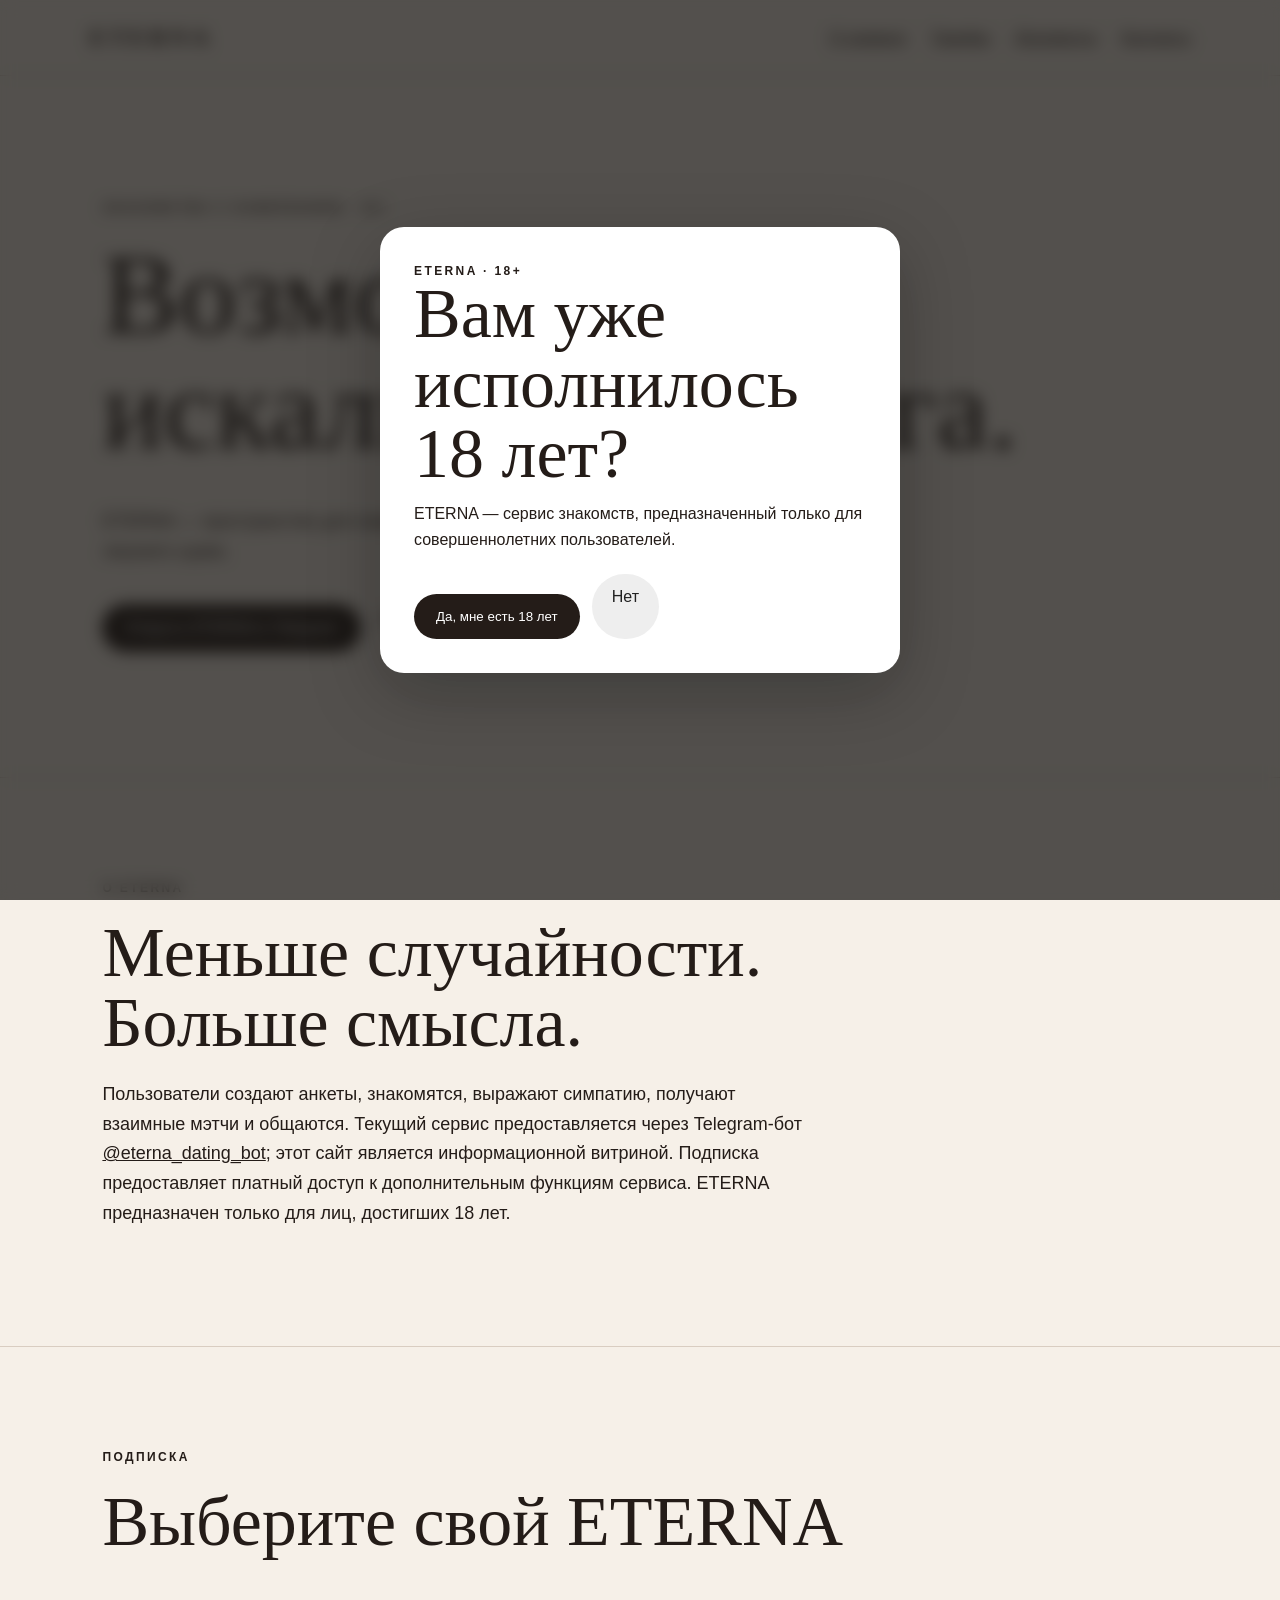
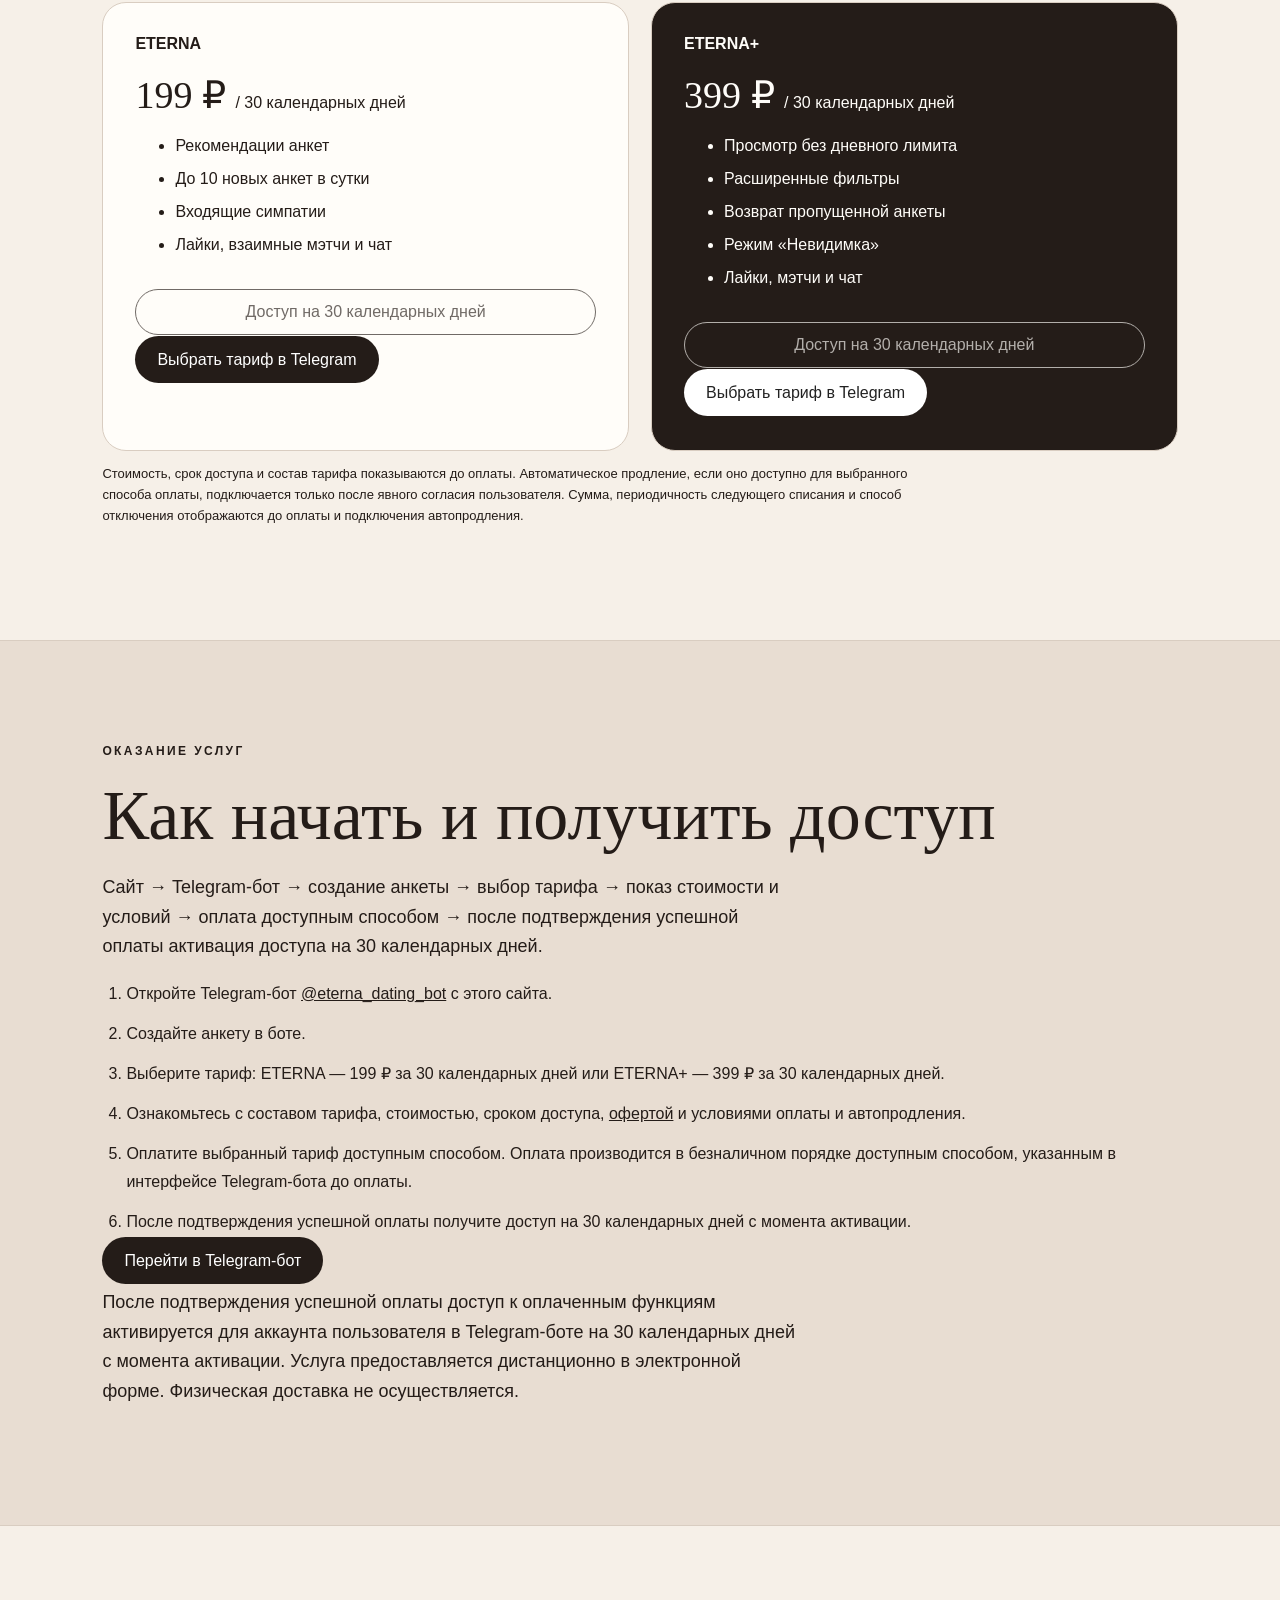
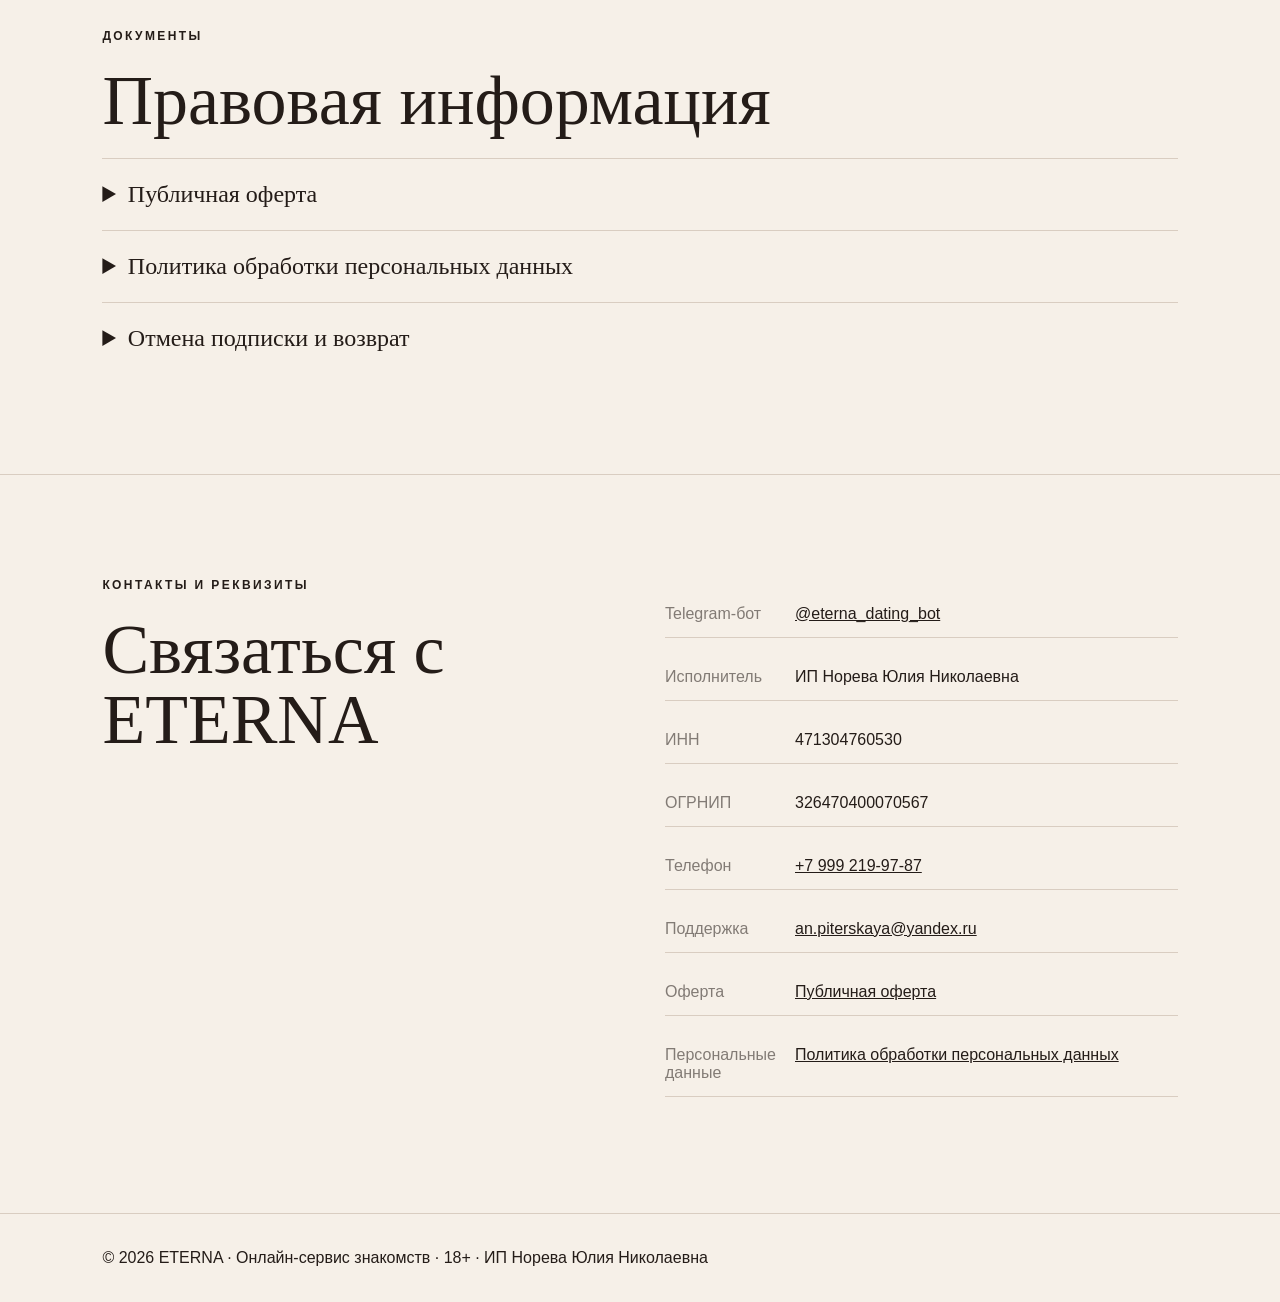
<file: index.html>
<!doctype html>
<html lang="ru">
<head>
<meta charset="utf-8">
<meta name="viewport" content="width=device-width,initial-scale=1">
<title>ETERNA — знакомства с намерением</title>
<meta name="description" content="ETERNA — онлайн-сервис знакомств и общения для совершеннолетних пользователей.">
<link rel="stylesheet" href="style.css">
<style>
.age-gate{position:fixed;inset:0;background:rgba(20,18,17,.72);backdrop-filter:blur(8px);z-index:9999;display:flex;align-items:center;justify-content:center;padding:24px}
.age-card{max-width:520px;width:100%;background:#fff;border-radius:24px;padding:34px;box-shadow:0 20px 70px rgba(0,0,0,.25)}
.age-card h2{margin:0 0 12px}.age-card p{line-height:1.6;margin:0 0 22px}
.age-actions{display:flex;gap:12px;flex-wrap:wrap}.age-actions button,.age-actions a{border:0;cursor:pointer;text-decoration:none}
.age-exit{padding:14px 20px;border-radius:999px;background:#eee;color:#222}
.age-hidden{display:none}
.hero-actions{display:flex;align-items:center;gap:20px;flex-wrap:wrap}.access-steps{padding-left:24px;line-height:1.75}.access-steps li{margin-bottom:12px}.cards h3 i{display:inline-block;font-size:16px}.dark .btn{background:#fff;color:#222}
</style>
</head>
<body>

<div class="age-gate" id="ageGate" role="dialog" aria-modal="true" aria-labelledby="ageTitle">
  <div class="age-card">
    <small>ETERNA · 18+</small>
    <h2 id="ageTitle">Вам уже исполнилось 18 лет?</h2>
    <p>ETERNA — сервис знакомств, предназначенный только для совершеннолетних пользователей.</p>
    <div class="age-actions">
      <button class="btn" type="button" id="ageConfirm">Да, мне есть 18 лет</button>
      <a class="age-exit" href="about:blank">Нет</a>
    </div>
  </div>
</div>

<header>
  <b>ETERNA</b>
  <nav>
    <a href="#about">О сервисе</a>
    <a href="#plans">Тарифы</a>
    <a href="#docs">Документы</a>
    <a href="#contacts">Контакты</a>
  </nav>
</header>

<main>
<section class="hero">
  <small>ЗНАКОМСТВА С НАМЕРЕНИЕМ · 18+</small>
  <h1>Возможно, вы<br>искали друг друга.</h1>
  <p>ETERNA — пространство для знакомств, общения и взаимного выбора без лишнего шума.</p>
  <div class="hero-actions"><a class="btn" href="https://t.me/eterna_dating_bot">Открыть ETERNA в Telegram</a> <a href="#plans">Узнать о подписке</a></div>
</section>

<section id="about">
  <small>О ETERNA</small>
  <h2>Меньше случайности.<br>Больше смысла.</h2>
  <p class="lead">Пользователи создают анкеты, знакомятся, выражают симпатию, получают взаимные мэтчи и общаются. Текущий сервис предоставляется через Telegram-бот <a href="https://t.me/eterna_dating_bot">@eterna_dating_bot</a>; этот сайт является информационной витриной. Подписка предоставляет платный доступ к дополнительным функциям сервиса. ETERNA предназначен только для лиц, достигших 18 лет.</p>
</section>

<section id="plans">
  <small>ПОДПИСКА</small>
  <h2>Выберите свой ETERNA</h2>
  <div class="cards">
    <article>
      <b>ETERNA</b>
      <h3>199 ₽ <i>/ 30 календарных дней</i></h3>
      <ul>
        <li>Рекомендации анкет</li>
        <li>До 10 новых анкет в сутки</li>
        <li>Входящие симпатии</li>
        <li>Лайки, взаимные мэтчи и чат</li>
      </ul>
      <div class="soon">Доступ на 30 календарных дней</div>
<p><a class="btn" href="https://t.me/eterna_dating_bot">Выбрать тариф в Telegram</a></p>
    </article>

    <article class="dark">
      <b>ETERNA+</b>
      <h3>399 ₽ <i>/ 30 календарных дней</i></h3>
      <ul>
        <li>Просмотр без дневного лимита</li>
        <li>Расширенные фильтры</li>
        <li>Возврат пропущенной анкеты</li>
        <li>Режим «Невидимка»</li>
        <li>Лайки, мэтчи и чат</li>
      </ul>
      <div class="soon">Доступ на 30 календарных дней</div>
<p><a class="btn" href="https://t.me/eterna_dating_bot">Выбрать тариф в Telegram</a></p>
    </article>
  </div>
  <p class="note">Стоимость, срок доступа и состав тарифа показываются до оплаты. Автоматическое продление, если оно доступно для выбранного способа оплаты, подключается только после явного согласия пользователя. Сумма, периодичность следующего списания и способ отключения отображаются до оплаты и подключения автопродления.</p>
</section>

<section class="soft" id="how-it-works">
  <small>ОКАЗАНИЕ УСЛУГ</small>
  <h2>Как начать и получить доступ</h2>
  <p class="lead">Сайт → Telegram-бот → создание анкеты → выбор тарифа → показ стоимости и условий → оплата доступным способом → после подтверждения успешной оплаты активация доступа на 30 календарных дней.</p>
  <ol class="access-steps">
    <li>Откройте Telegram-бот <a href="https://t.me/eterna_dating_bot">@eterna_dating_bot</a> с этого сайта.</li>
    <li>Создайте анкету в боте.</li>
    <li>Выберите тариф: ETERNA — 199 ₽ за 30 календарных дней или ETERNA+ — 399 ₽ за 30 календарных дней.</li>
    <li>Ознакомьтесь с составом тарифа, стоимостью, сроком доступа, <a href="offer.html">офертой</a> и условиями оплаты и автопродления.</li>
    <li>Оплатите выбранный тариф доступным способом. Оплата производится в безналичном порядке доступным способом, указанным в интерфейсе Telegram-бота до оплаты.</li>
    <li>После подтверждения успешной оплаты получите доступ на 30 календарных дней с момента активации.</li>
  </ol>
  <p><a class="btn" href="https://t.me/eterna_dating_bot">Перейти в Telegram-бот</a></p>
  <p class="lead">После подтверждения успешной оплаты доступ к оплаченным функциям активируется для аккаунта пользователя в Telegram-боте на 30 календарных дней с момента активации. Услуга предоставляется дистанционно в электронной форме. Физическая доставка не осуществляется.</p>
</section>

<section id="docs">
  <small>ДОКУМЕНТЫ</small>
  <h2>Правовая информация</h2>

  <details>
    <summary>Публичная оферта</summary>
    <div class="legal">
      <p>Условия предоставления платного доступа к дополнительным функциям ETERNA, порядок оплаты, отмены подписки и возврата денежных средств закреплены в публичной оферте.</p>
      <p><a class="btn" href="offer.html">Открыть публичную оферту</a></p>
    </div>
  </details>

  <details>
    <summary>Политика обработки персональных данных</summary>
    <div class="legal">
      <p>Политика определяет порядок обработки и защиты персональных данных пользователей онлайн-сервиса ETERNA.</p>
      <p>Оператор персональных данных: ИП Норева Юлия Николаевна, ИНН 471304760530.</p>
      <p><a class="btn" href="privacy.html">Открыть политику обработки персональных данных</a></p>
    </div>
  </details>

  <details>
    <summary>Отмена подписки и возврат</summary>
    <div class="legal">
      <p>Для отключения последующих списаний пользователь может использовать предусмотренный в сервисе способ отмены либо обратиться в поддержку ETERNA: <a href="mailto:an.piterskaya@yandex.ru">an.piterskaya@yandex.ru</a>.</p>
      <p>После отключения автоматического продления уже оплаченный доступ сохраняется до окончания оплаченного периода.</p>
      <p>Требование о возврате денежных средств можно направить на адрес поддержки с информацией, позволяющей идентифицировать пользователя и соответствующий платеж.</p>
      <p>Возврат осуществляется в случаях и порядке, предусмотренных законодательством Российской Федерации, с учетом фактически оказанных услуг. Подробные условия содержатся в <a href="offer.html">публичной оферте</a>.</p>
    </div>
  </details>
</section>

<section id="contacts" class="contact">
  <div><small>КОНТАКТЫ И РЕКВИЗИТЫ</small><h2>Связаться с ETERNA</h2></div>
  <div class="info">
    <p><span>Telegram-бот</span><a href="https://t.me/eterna_dating_bot">@eterna_dating_bot</a></p>
    <p><span>Исполнитель</span>ИП Норева Юлия Николаевна</p>
    <p><span>ИНН</span>471304760530</p>
    <p><span>ОГРНИП</span>326470400070567</p>
    <p><span>Телефон</span><a href="tel:+79992199787">+7 999 219-97-87</a></p>
    <p><span>Поддержка</span><a href="mailto:an.piterskaya@yandex.ru">an.piterskaya@yandex.ru</a></p>
    <p><span>Оферта</span><a href="offer.html">Публичная оферта</a></p>
    <p><span>Персональные данные</span><a href="privacy.html">Политика обработки персональных данных</a></p>
  </div>
</section>
</main>

<footer>© 2026 ETERNA · Онлайн-сервис знакомств · 18+ · ИП Норева Юлия Николаевна</footer>

<script>
(function () {
  var gate = document.getElementById('ageGate');
  var confirm = document.getElementById('ageConfirm');
  try {
    if (localStorage.getItem('eterna_age_confirmed') === 'yes') gate.classList.add('age-hidden');
  } catch (e) {}
  confirm.addEventListener('click', function () {
    try { localStorage.setItem('eterna_age_confirmed', 'yes'); } catch (e) {}
    gate.classList.add('age-hidden');
  });
})();
</script>
</body>
</html>
</file>
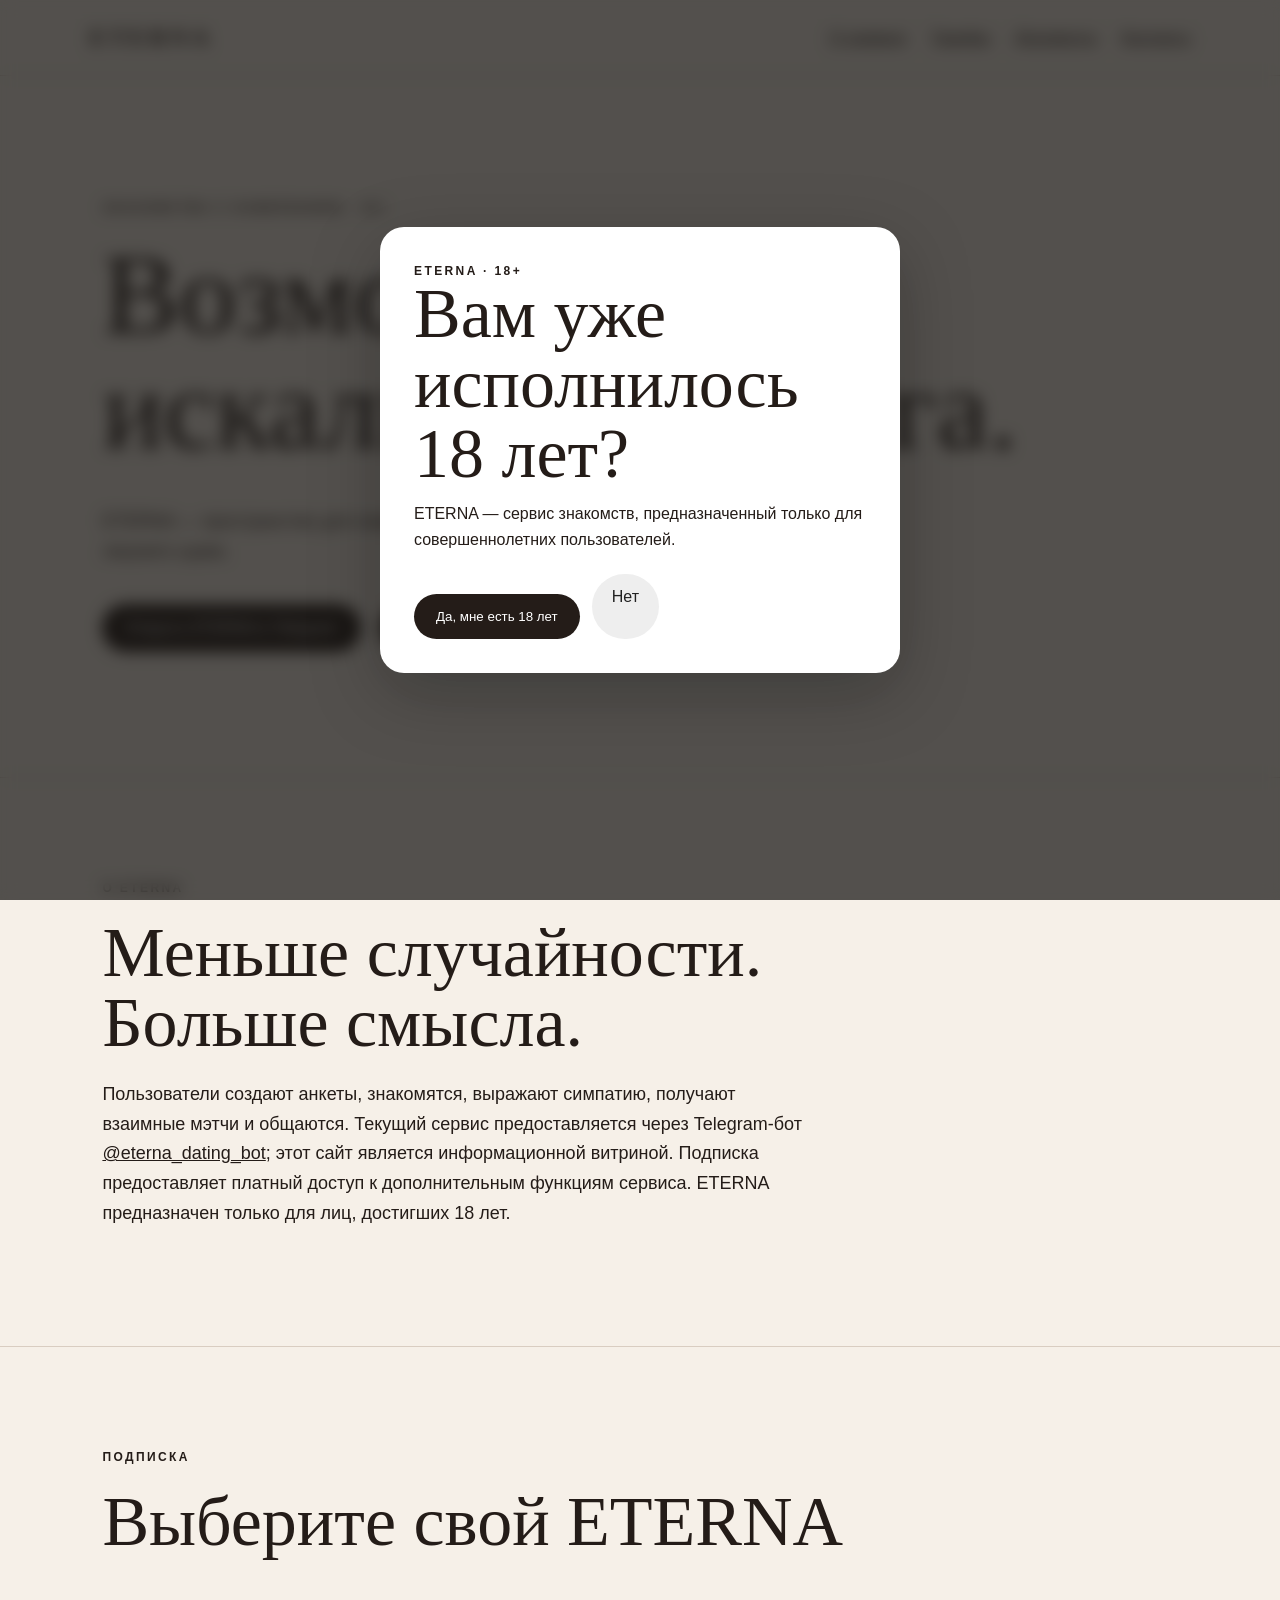
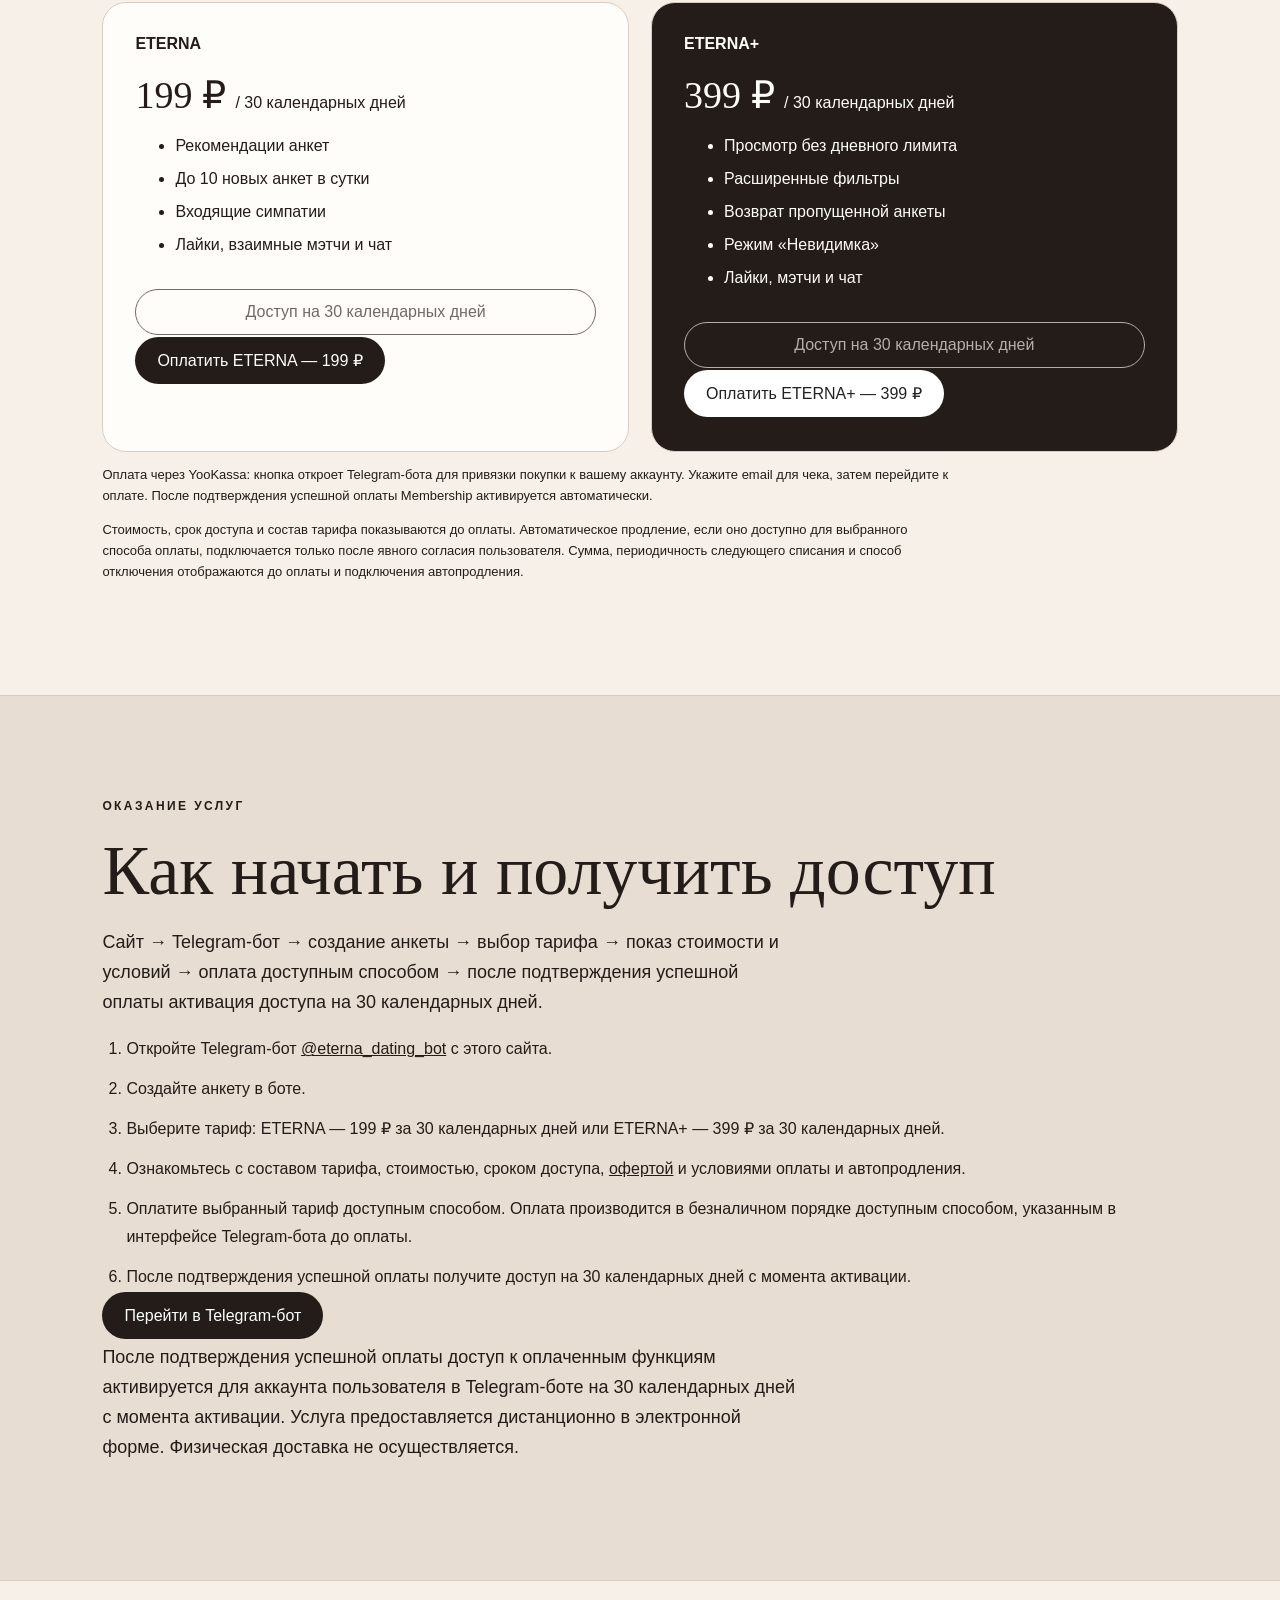
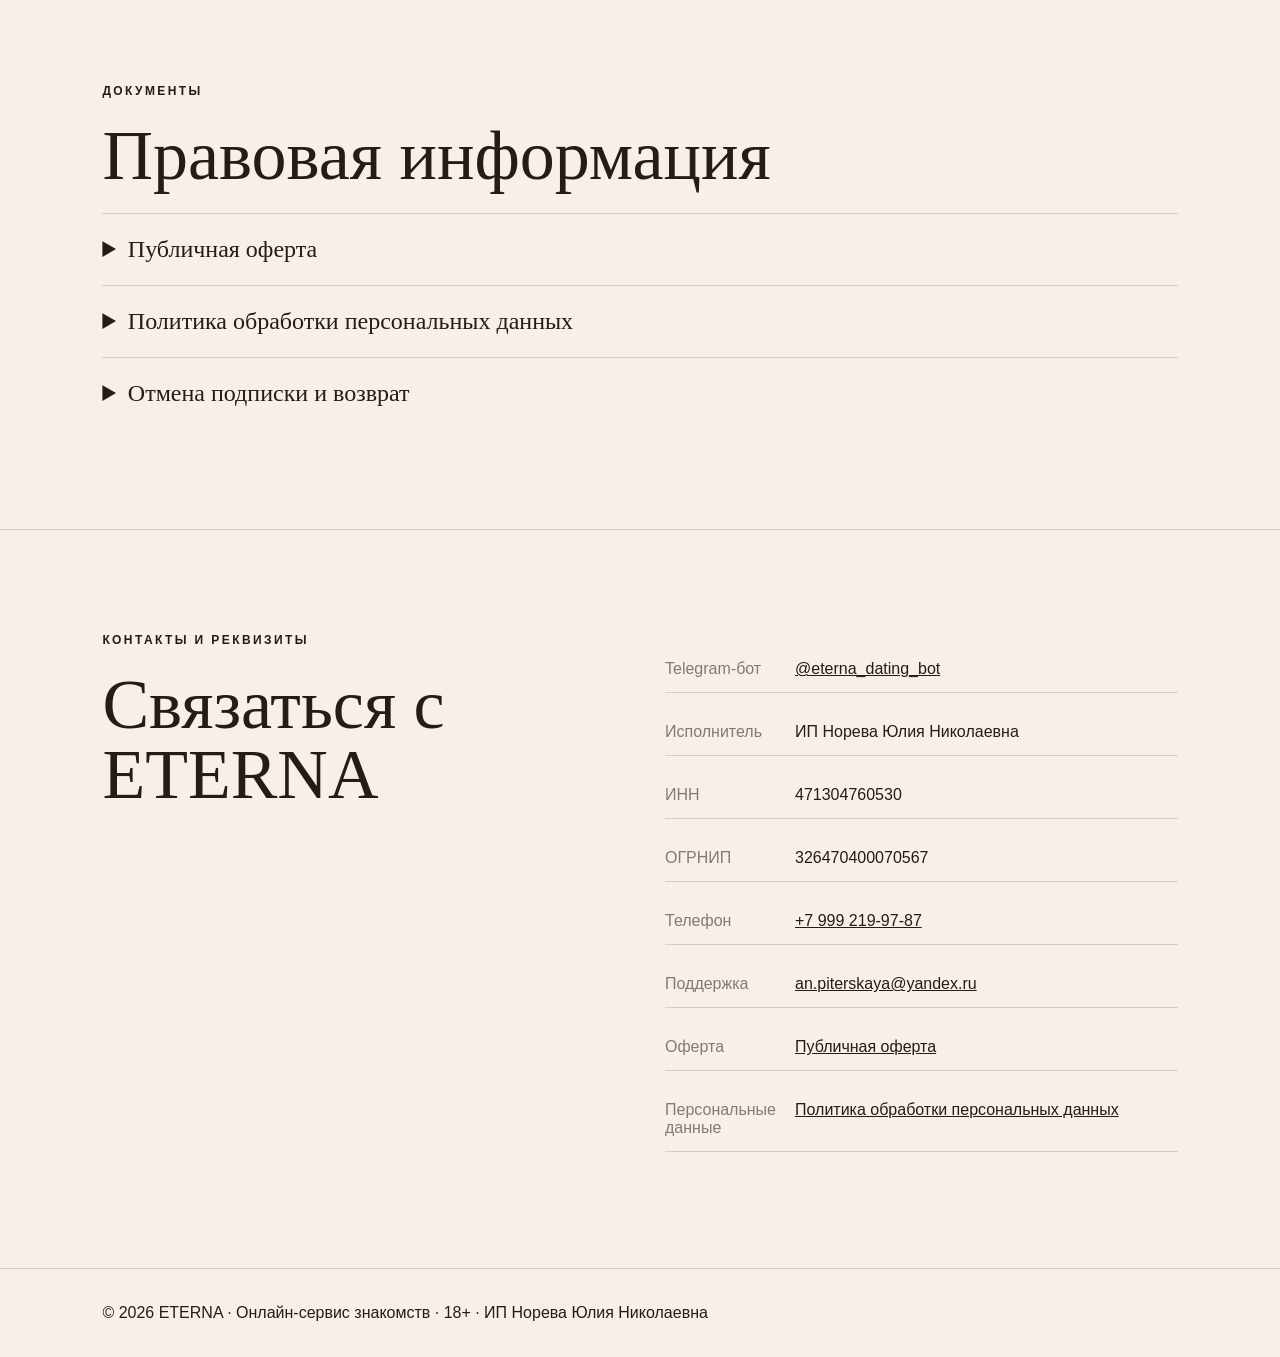
<file: ETERNA — знакомства с намерением.html>
<!doctype html>
<html lang="ru">
<head>
<meta charset="utf-8">
<meta name="viewport" content="width=device-width,initial-scale=1">
<title>ETERNA — знакомства с намерением</title>
<meta name="description" content="ETERNA — онлайн-сервис знакомств и общения для совершеннолетних пользователей.">
<link rel="stylesheet" href="style.css">
<style>
.age-gate{position:fixed;inset:0;background:rgba(20,18,17,.72);backdrop-filter:blur(8px);z-index:9999;display:flex;align-items:center;justify-content:center;padding:24px}
.age-card{max-width:520px;width:100%;background:#fff;border-radius:24px;padding:34px;box-shadow:0 20px 70px rgba(0,0,0,.25)}
.age-card h2{margin:0 0 12px}.age-card p{line-height:1.6;margin:0 0 22px}
.age-actions{display:flex;gap:12px;flex-wrap:wrap}.age-actions button,.age-actions a{border:0;cursor:pointer;text-decoration:none}
.age-exit{padding:14px 20px;border-radius:999px;background:#eee;color:#222}
.age-hidden{display:none}
.hero-actions{display:flex;align-items:center;gap:20px;flex-wrap:wrap}.access-steps{padding-left:24px;line-height:1.75}.access-steps li{margin-bottom:12px}.cards h3 i{display:inline-block;font-size:16px}.dark .btn{background:#fff;color:#222}
</style>
</head>
<body>

<div class="age-gate" id="ageGate" role="dialog" aria-modal="true" aria-labelledby="ageTitle">
  <div class="age-card">
    <small>ETERNA · 18+</small>
    <h2 id="ageTitle">Вам уже исполнилось 18 лет?</h2>
    <p>ETERNA — сервис знакомств, предназначенный только для совершеннолетних пользователей.</p>
    <div class="age-actions">
      <button class="btn" type="button" id="ageConfirm">Да, мне есть 18 лет</button>
      <a class="age-exit" href="about:blank">Нет</a>
    </div>
  </div>
</div>

<header>
  <b>ETERNA</b>
  <nav>
    <a href="#about">О сервисе</a>
    <a href="#plans">Тарифы</a>
    <a href="#docs">Документы</a>
    <a href="#contacts">Контакты</a>
  </nav>
</header>

<main>
<section class="hero">
  <small>ЗНАКОМСТВА С НАМЕРЕНИЕМ · 18+</small>
  <h1>Возможно, вы<br>искали друг друга.</h1>
  <p>ETERNA — пространство для знакомств, общения и взаимного выбора без лишнего шума.</p>
  <div class="hero-actions"><a class="btn" href="https://t.me/eterna_dating_bot">Открыть ETERNA в Telegram</a> <a class="btn" href="#plans">Оплатить Membership</a></div>
</section>

<section id="about">
  <small>О ETERNA</small>
  <h2>Меньше случайности.<br>Больше смысла.</h2>
  <p class="lead">Пользователи создают анкеты, знакомятся, выражают симпатию, получают взаимные мэтчи и общаются. Текущий сервис предоставляется через Telegram-бот <a href="https://t.me/eterna_dating_bot">@eterna_dating_bot</a>; этот сайт является информационной витриной. Подписка предоставляет платный доступ к дополнительным функциям сервиса. ETERNA предназначен только для лиц, достигших 18 лет.</p>
</section>

<section id="plans">
  <small>ПОДПИСКА</small>
  <h2>Выберите свой ETERNA</h2>
  <div class="cards">
    <article>
      <b>ETERNA</b>
      <h3>199 ₽ <i>/ 30 календарных дней</i></h3>
      <ul>
        <li>Рекомендации анкет</li>
        <li>До 10 новых анкет в сутки</li>
        <li>Входящие симпатии</li>
        <li>Лайки, взаимные мэтчи и чат</li>
      </ul>
      <div class="soon">Доступ на 30 календарных дней</div>
<p><a class="btn" href="https://t.me/eterna_dating_bot?start=buy_eterna">Оплатить ETERNA — 199 ₽</a></p>
    </article>

    <article class="dark">
      <b>ETERNA+</b>
      <h3>399 ₽ <i>/ 30 календарных дней</i></h3>
      <ul>
        <li>Просмотр без дневного лимита</li>
        <li>Расширенные фильтры</li>
        <li>Возврат пропущенной анкеты</li>
        <li>Режим «Невидимка»</li>
        <li>Лайки, мэтчи и чат</li>
      </ul>
      <div class="soon">Доступ на 30 календарных дней</div>
<p><a class="btn" href="https://t.me/eterna_dating_bot?start=buy_eterna_plus">Оплатить ETERNA+ — 399 ₽</a></p>
    </article>
  </div>
  <p class="note">Оплата через YooKassa: кнопка откроет Telegram-бота для привязки покупки к вашему аккаунту. Укажите email для чека, затем перейдите к оплате. После подтверждения успешной оплаты Membership активируется автоматически.</p>
  <p class="note">Стоимость, срок доступа и состав тарифа показываются до оплаты. Автоматическое продление, если оно доступно для выбранного способа оплаты, подключается только после явного согласия пользователя. Сумма, периодичность следующего списания и способ отключения отображаются до оплаты и подключения автопродления.</p>
</section>

<section class="soft" id="how-it-works">
  <small>ОКАЗАНИЕ УСЛУГ</small>
  <h2>Как начать и получить доступ</h2>
  <p class="lead">Сайт → Telegram-бот → создание анкеты → выбор тарифа → показ стоимости и условий → оплата доступным способом → после подтверждения успешной оплаты активация доступа на 30 календарных дней.</p>
  <ol class="access-steps">
    <li>Откройте Telegram-бот <a href="https://t.me/eterna_dating_bot">@eterna_dating_bot</a> с этого сайта.</li>
    <li>Создайте анкету в боте.</li>
    <li>Выберите тариф: ETERNA — 199 ₽ за 30 календарных дней или ETERNA+ — 399 ₽ за 30 календарных дней.</li>
    <li>Ознакомьтесь с составом тарифа, стоимостью, сроком доступа, <a href="offer.html">офертой</a> и условиями оплаты и автопродления.</li>
    <li>Оплатите выбранный тариф доступным способом. Оплата производится в безналичном порядке доступным способом, указанным в интерфейсе Telegram-бота до оплаты.</li>
    <li>После подтверждения успешной оплаты получите доступ на 30 календарных дней с момента активации.</li>
  </ol>
  <p><a class="btn" href="https://t.me/eterna_dating_bot">Перейти в Telegram-бот</a></p>
  <p class="lead">После подтверждения успешной оплаты доступ к оплаченным функциям активируется для аккаунта пользователя в Telegram-боте на 30 календарных дней с момента активации. Услуга предоставляется дистанционно в электронной форме. Физическая доставка не осуществляется.</p>
</section>

<section id="docs">
  <small>ДОКУМЕНТЫ</small>
  <h2>Правовая информация</h2>

  <details>
    <summary>Публичная оферта</summary>
    <div class="legal">
      <p>Условия предоставления платного доступа к дополнительным функциям ETERNA, порядок оплаты, отмены подписки и возврата денежных средств закреплены в публичной оферте.</p>
      <p><a class="btn" href="offer.html">Открыть публичную оферту</a></p>
    </div>
  </details>

  <details>
    <summary>Политика обработки персональных данных</summary>
    <div class="legal">
      <p>Политика определяет порядок обработки и защиты персональных данных пользователей онлайн-сервиса ETERNA.</p>
      <p>Оператор персональных данных: ИП Норева Юлия Николаевна, ИНН 471304760530.</p>
      <p><a class="btn" href="privacy.html">Открыть политику обработки персональных данных</a></p>
    </div>
  </details>

  <details>
    <summary>Отмена подписки и возврат</summary>
    <div class="legal">
      <p>Для отключения последующих списаний пользователь может использовать предусмотренный в сервисе способ отмены либо обратиться в поддержку ETERNA: <a href="mailto:an.piterskaya@yandex.ru">an.piterskaya@yandex.ru</a>.</p>
      <p>После отключения автоматического продления уже оплаченный доступ сохраняется до окончания оплаченного периода.</p>
      <p>Требование о возврате денежных средств можно направить на адрес поддержки с информацией, позволяющей идентифицировать пользователя и соответствующий платеж.</p>
      <p>Возврат осуществляется в случаях и порядке, предусмотренных законодательством Российской Федерации, с учетом фактически оказанных услуг. Подробные условия содержатся в <a href="offer.html">публичной оферте</a>.</p>
    </div>
  </details>
</section>

<section id="contacts" class="contact">
  <div><small>КОНТАКТЫ И РЕКВИЗИТЫ</small><h2>Связаться с ETERNA</h2></div>
  <div class="info">
    <p><span>Telegram-бот</span><a href="https://t.me/eterna_dating_bot">@eterna_dating_bot</a></p>
    <p><span>Исполнитель</span>ИП Норева Юлия Николаевна</p>
    <p><span>ИНН</span>471304760530</p>
    <p><span>ОГРНИП</span>326470400070567</p>
    <p><span>Телефон</span><a href="tel:+79992199787">+7 999 219-97-87</a></p>
    <p><span>Поддержка</span><a href="mailto:an.piterskaya@yandex.ru">an.piterskaya@yandex.ru</a></p>
    <p><span>Оферта</span><a href="offer.html">Публичная оферта</a></p>
    <p><span>Персональные данные</span><a href="privacy.html">Политика обработки персональных данных</a></p>
  </div>
</section>
</main>

<footer>© 2026 ETERNA · Онлайн-сервис знакомств · 18+ · ИП Норева Юлия Николаевна</footer>

<script>
(function () {
  var gate = document.getElementById('ageGate');
  var confirm = document.getElementById('ageConfirm');
  try {
    if (localStorage.getItem('eterna_age_confirmed') === 'yes') gate.classList.add('age-hidden');
  } catch (e) {}
  confirm.addEventListener('click', function () {
    try { localStorage.setItem('eterna_age_confirmed', 'yes'); } catch (e) {}
    gate.classList.add('age-hidden');
  });
})();
</script>
</body>
</html>
</file>
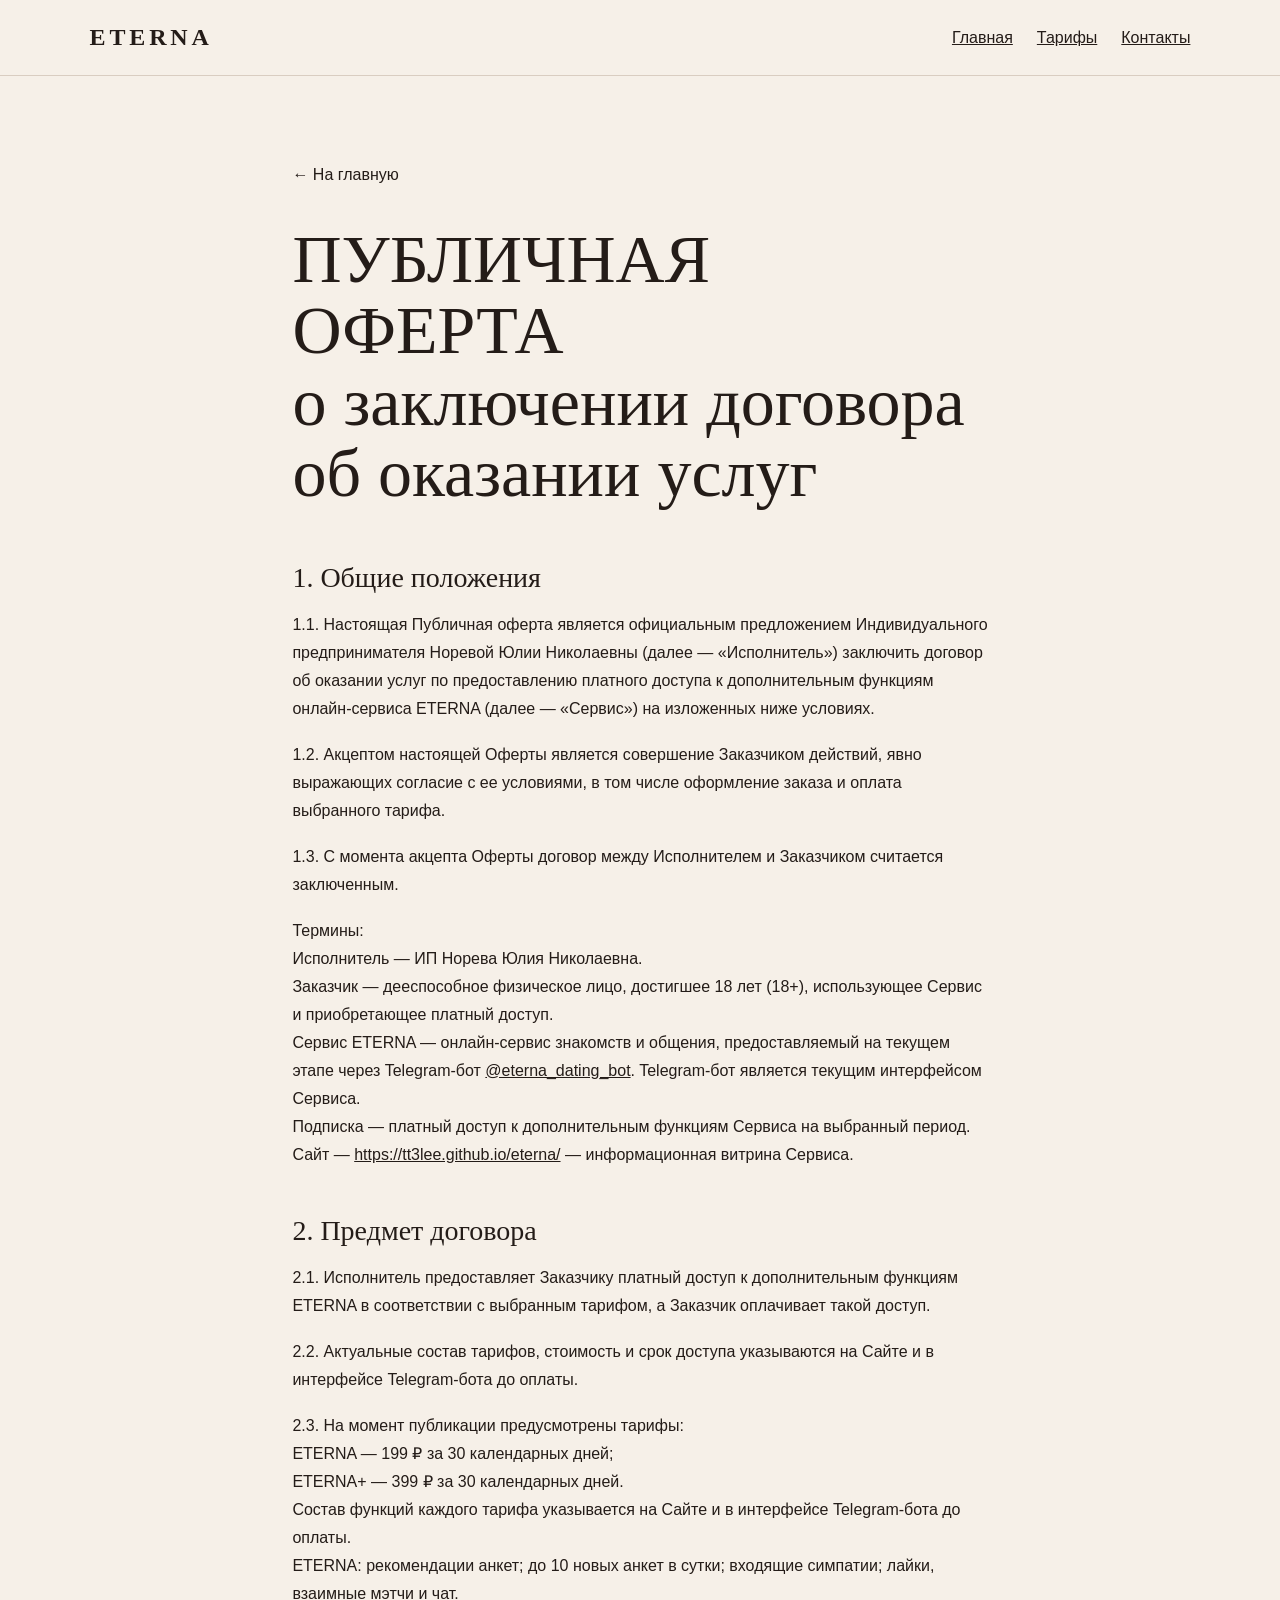
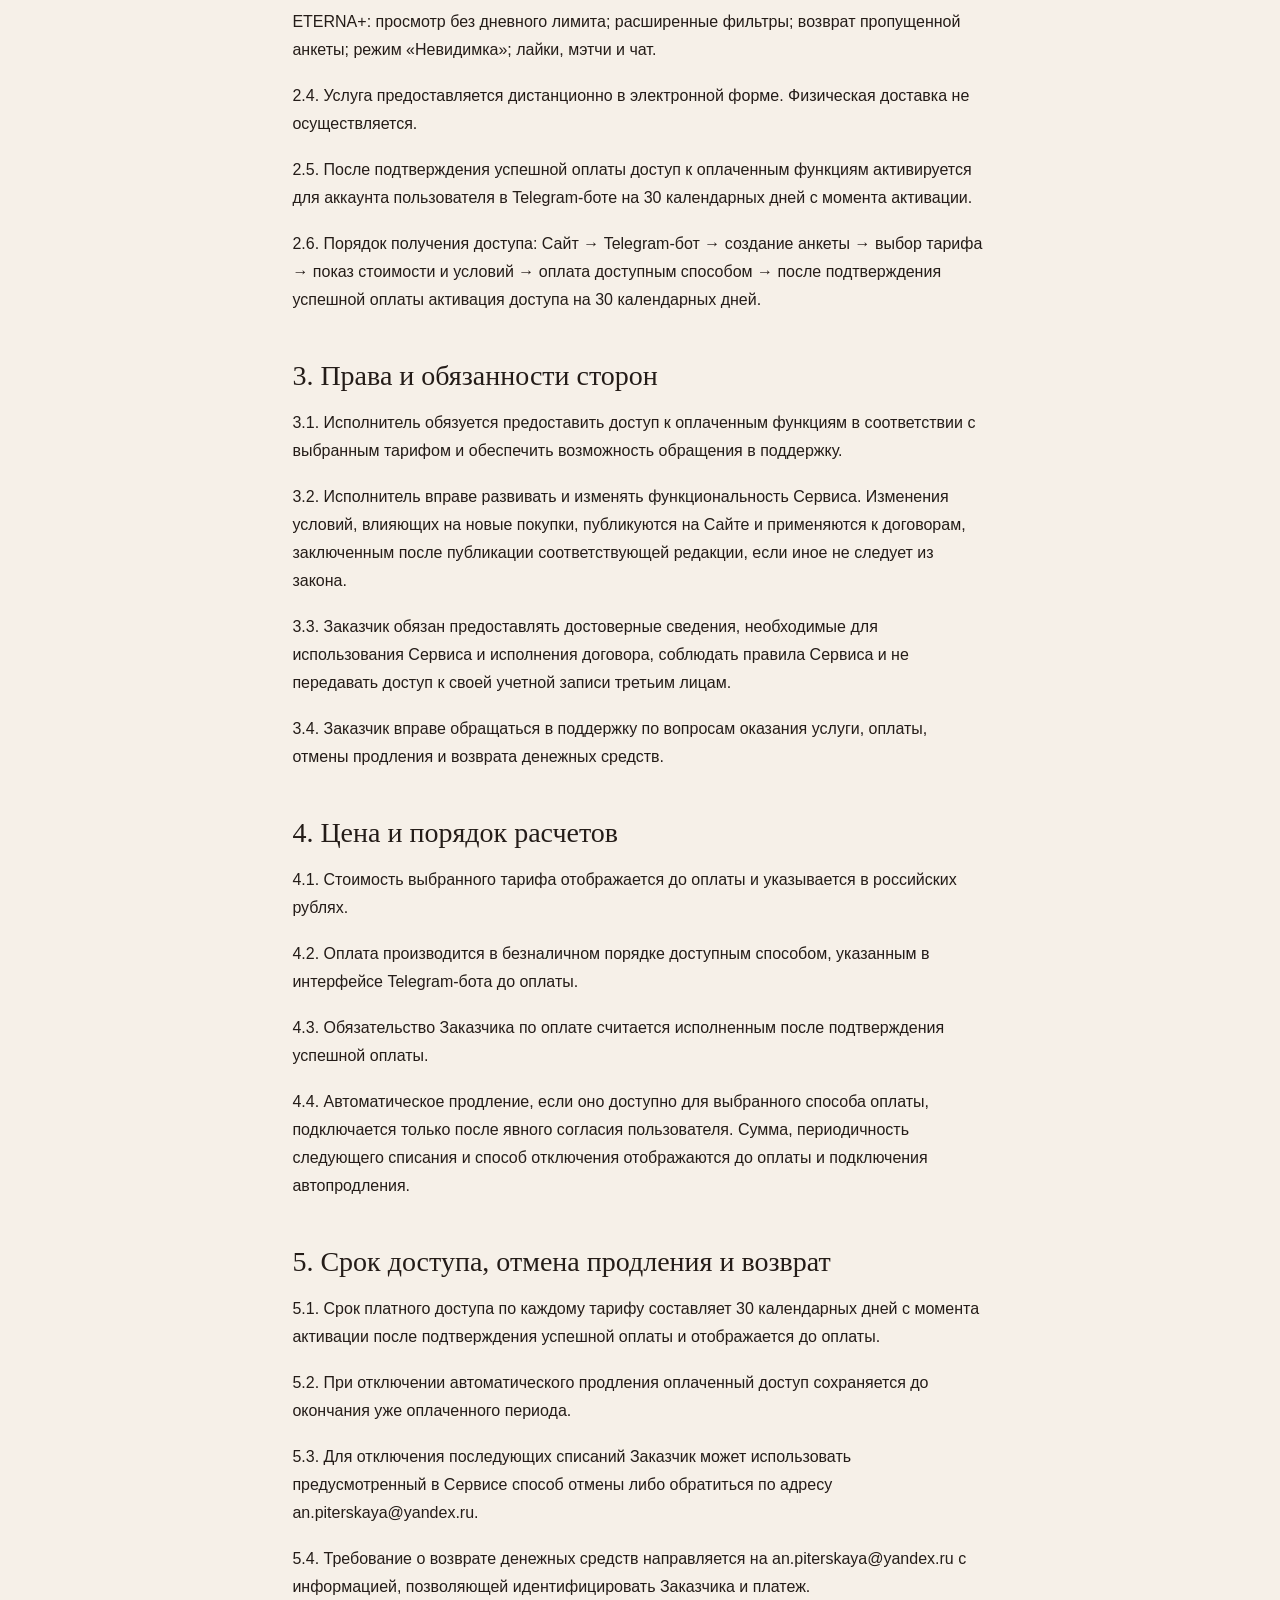
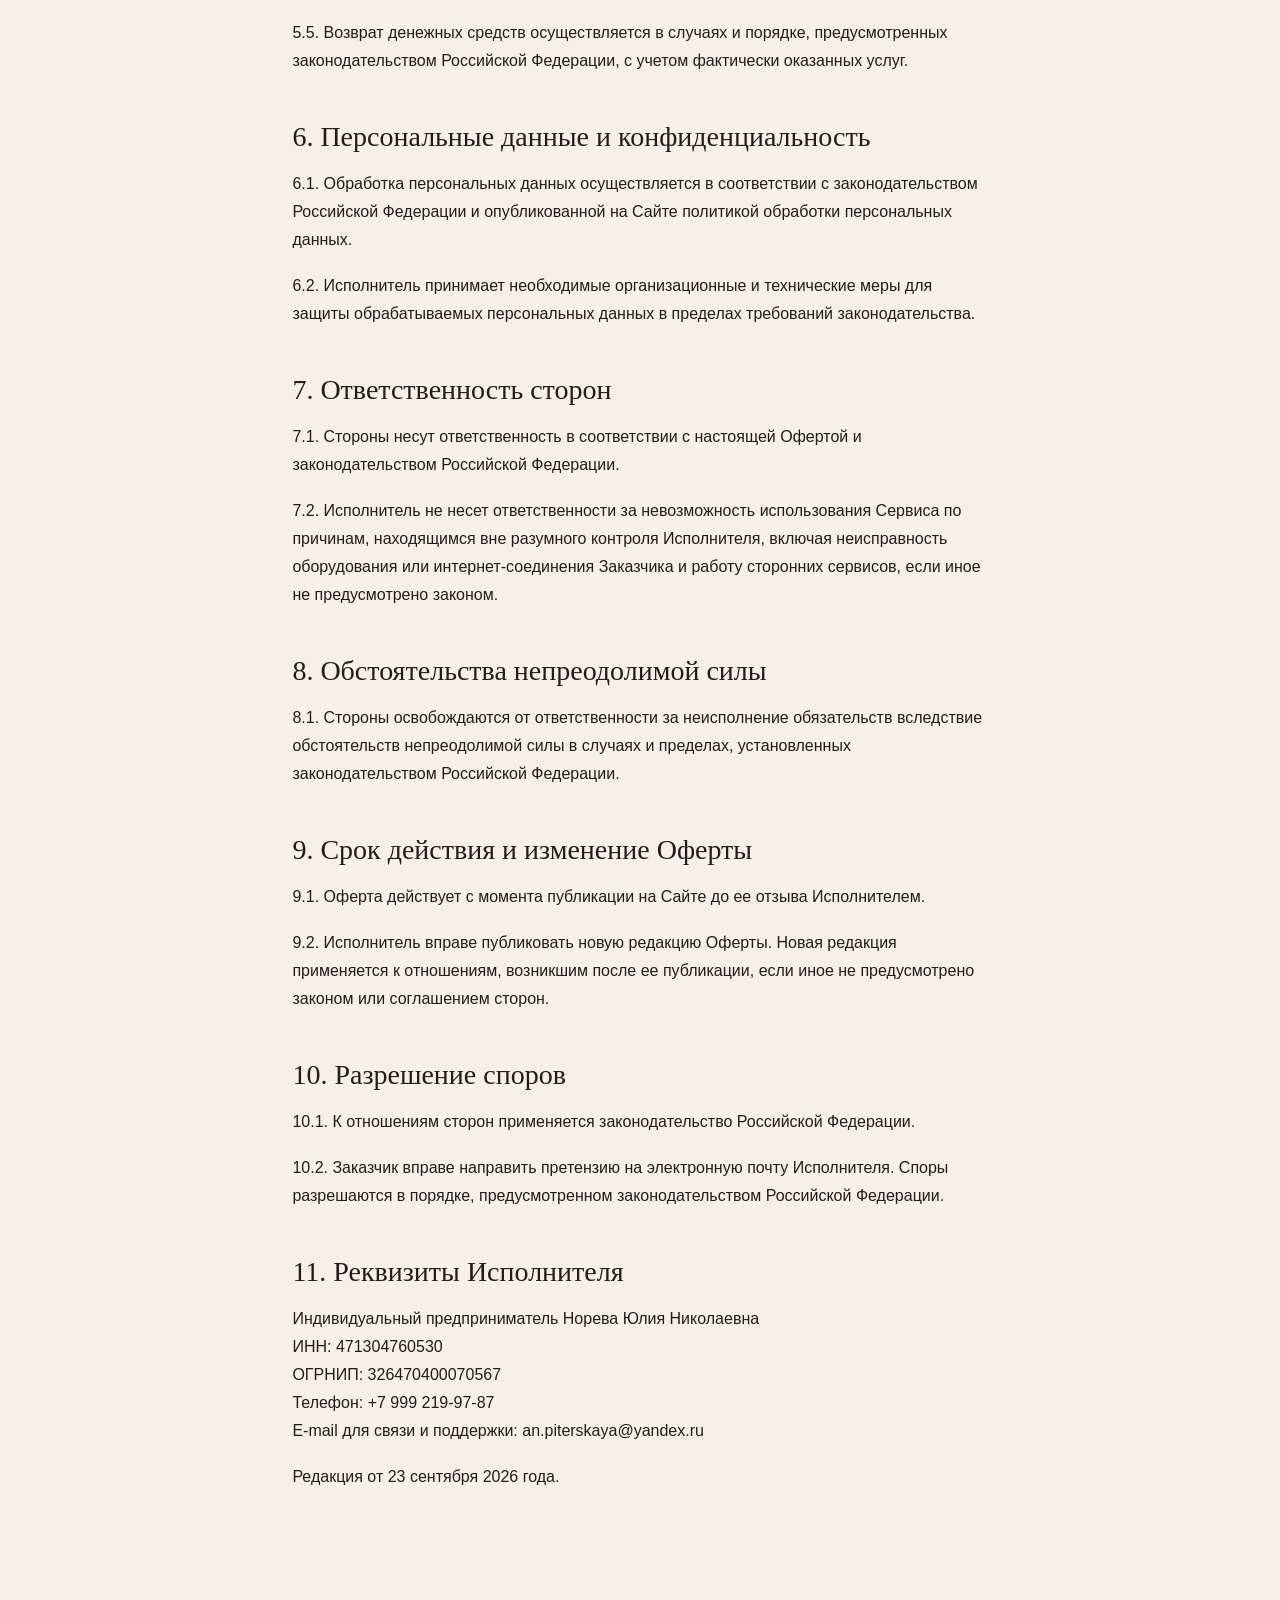
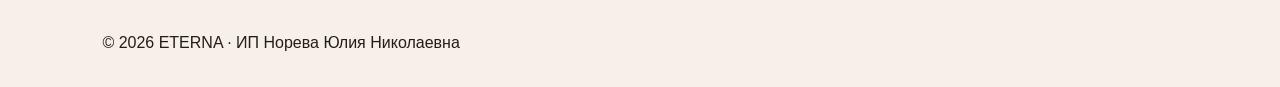
<file: offer.html>
<!doctype html><html lang="ru"><head><meta charset="utf-8"><meta name="viewport" content="width=device-width,initial-scale=1"><title>Публичная оферта — ETERNA</title><link rel="stylesheet" href="style.css"><style>
.offer{max-width:900px;margin:auto;padding:90px 8vw}.offer .title{font:400 clamp(38px,6vw,68px) Georgia,serif;line-height:1.05;margin-bottom:50px}.offer h2{font:400 28px Georgia,serif;line-height:1.25;margin:44px 0 16px}.offer p{line-height:1.75;margin:0 0 18px}.back{display:inline-block;margin-bottom:40px;text-decoration:none}@media(max-width:700px){.offer{padding:60px 6vw}}</style></head><body><header><b>ETERNA</b><nav><a href="index.html">Главная</a><a href="index.html#plans">Тарифы</a><a href="index.html#contacts">Контакты</a></nav></header><main class="offer"><a class="back" href="index.html">← На главную</a><div class="title">ПУБЛИЧНАЯ ОФЕРТА<br>о заключении договора об оказании услуг</div>
<h2>1. Общие положения</h2>
<p>1.1. Настоящая Публичная оферта является официальным предложением Индивидуального предпринимателя Норевой Юлии Николаевны (далее — «Исполнитель») заключить договор об оказании услуг по предоставлению платного доступа к дополнительным функциям онлайн-сервиса ETERNA (далее — «Сервис») на изложенных ниже условиях.</p>
<p>1.2. Акцептом настоящей Оферты является совершение Заказчиком действий, явно выражающих согласие с ее условиями, в том числе оформление заказа и оплата выбранного тарифа.</p>
<p>1.3. С момента акцепта Оферты договор между Исполнителем и Заказчиком считается заключенным.</p>
<p>Термины:<br>Исполнитель — ИП Норева Юлия Николаевна.<br>Заказчик — дееспособное физическое лицо, достигшее 18 лет (18+), использующее Сервис и приобретающее платный доступ.<br>Сервис ETERNA — онлайн-сервис знакомств и общения, предоставляемый на текущем этапе через Telegram-бот <a href="https://t.me/eterna_dating_bot">@eterna_dating_bot</a>. Telegram-бот является текущим интерфейсом Сервиса.<br>Подписка — платный доступ к дополнительным функциям Сервиса на выбранный период.<br>Сайт — <a href="https://tt3lee.github.io/eterna/">https://tt3lee.github.io/eterna/</a> — информационная витрина Сервиса.</p>
<h2>2. Предмет договора</h2>
<p>2.1. Исполнитель предоставляет Заказчику платный доступ к дополнительным функциям ETERNA в соответствии с выбранным тарифом, а Заказчик оплачивает такой доступ.</p>
<p>2.2. Актуальные состав тарифов, стоимость и срок доступа указываются на Сайте и в интерфейсе Telegram-бота до оплаты.</p>
<p>2.3. На момент публикации предусмотрены тарифы:<br>ETERNA — 199 ₽ за 30 календарных дней;<br>ETERNA+ — 399 ₽ за 30 календарных дней.<br>Состав функций каждого тарифа указывается на Сайте и в интерфейсе Telegram-бота до оплаты.<br>ETERNA: рекомендации анкет; до 10 новых анкет в сутки; входящие симпатии; лайки, взаимные мэтчи и чат.<br>ETERNA+: просмотр без дневного лимита; расширенные фильтры; возврат пропущенной анкеты; режим «Невидимка»; лайки, мэтчи и чат.</p>
<p>2.4. Услуга предоставляется дистанционно в электронной форме. Физическая доставка не осуществляется.</p>
<p>2.5. После подтверждения успешной оплаты доступ к оплаченным функциям активируется для аккаунта пользователя в Telegram-боте на 30 календарных дней с момента активации.</p>
<p>2.6. Порядок получения доступа: Сайт → Telegram-бот → создание анкеты → выбор тарифа → показ стоимости и условий → оплата доступным способом → после подтверждения успешной оплаты активация доступа на 30 календарных дней.</p>
<h2>3. Права и обязанности сторон</h2>
<p>3.1. Исполнитель обязуется предоставить доступ к оплаченным функциям в соответствии с выбранным тарифом и обеспечить возможность обращения в поддержку.</p>
<p>3.2. Исполнитель вправе развивать и изменять функциональность Сервиса. Изменения условий, влияющих на новые покупки, публикуются на Сайте и применяются к договорам, заключенным после публикации соответствующей редакции, если иное не следует из закона.</p>
<p>3.3. Заказчик обязан предоставлять достоверные сведения, необходимые для использования Сервиса и исполнения договора, соблюдать правила Сервиса и не передавать доступ к своей учетной записи третьим лицам.</p>
<p>3.4. Заказчик вправе обращаться в поддержку по вопросам оказания услуги, оплаты, отмены продления и возврата денежных средств.</p>
<h2>4. Цена и порядок расчетов</h2>
<p>4.1. Стоимость выбранного тарифа отображается до оплаты и указывается в российских рублях.</p>
<p>4.2. Оплата производится в безналичном порядке доступным способом, указанным в интерфейсе Telegram-бота до оплаты.</p>
<p>4.3. Обязательство Заказчика по оплате считается исполненным после подтверждения успешной оплаты.</p>
<p>4.4. Автоматическое продление, если оно доступно для выбранного способа оплаты, подключается только после явного согласия пользователя. Сумма, периодичность следующего списания и способ отключения отображаются до оплаты и подключения автопродления.</p>
<h2>5. Срок доступа, отмена продления и возврат</h2>
<p>5.1. Срок платного доступа по каждому тарифу составляет 30 календарных дней с момента активации после подтверждения успешной оплаты и отображается до оплаты.</p>
<p>5.2. При отключении автоматического продления оплаченный доступ сохраняется до окончания уже оплаченного периода.</p>
<p>5.3. Для отключения последующих списаний Заказчик может использовать предусмотренный в Сервисе способ отмены либо обратиться по адресу an.piterskaya@yandex.ru.</p>
<p>5.4. Требование о возврате денежных средств направляется на an.piterskaya@yandex.ru с информацией, позволяющей идентифицировать Заказчика и платеж.</p>
<p>5.5. Возврат денежных средств осуществляется в случаях и порядке, предусмотренных законодательством Российской Федерации, с учетом фактически оказанных услуг.</p>
<h2>6. Персональные данные и конфиденциальность</h2>
<p>6.1. Обработка персональных данных осуществляется в соответствии с законодательством Российской Федерации и опубликованной на Сайте политикой обработки персональных данных.</p>
<p>6.2. Исполнитель принимает необходимые организационные и технические меры для защиты обрабатываемых персональных данных в пределах требований законодательства.</p>
<h2>7. Ответственность сторон</h2>
<p>7.1. Стороны несут ответственность в соответствии с настоящей Офертой и законодательством Российской Федерации.</p>
<p>7.2. Исполнитель не несет ответственности за невозможность использования Сервиса по причинам, находящимся вне разумного контроля Исполнителя, включая неисправность оборудования или интернет-соединения Заказчика и работу сторонних сервисов, если иное не предусмотрено законом.</p>
<h2>8. Обстоятельства непреодолимой силы</h2>
<p>8.1. Стороны освобождаются от ответственности за неисполнение обязательств вследствие обстоятельств непреодолимой силы в случаях и пределах, установленных законодательством Российской Федерации.</p>
<h2>9. Срок действия и изменение Оферты</h2>
<p>9.1. Оферта действует с момента публикации на Сайте до ее отзыва Исполнителем.</p>
<p>9.2. Исполнитель вправе публиковать новую редакцию Оферты. Новая редакция применяется к отношениям, возникшим после ее публикации, если иное не предусмотрено законом или соглашением сторон.</p>
<h2>10. Разрешение споров</h2>
<p>10.1. К отношениям сторон применяется законодательство Российской Федерации.</p>
<p>10.2. Заказчик вправе направить претензию на электронную почту Исполнителя. Споры разрешаются в порядке, предусмотренном законодательством Российской Федерации.</p>
<h2>11. Реквизиты Исполнителя</h2>
<p>Индивидуальный предприниматель Норева Юлия Николаевна<br>ИНН: 471304760530<br>ОГРНИП: 326470400070567<br>Телефон: +7 999 219-97-87<br>E-mail для связи и поддержки: an.piterskaya@yandex.ru</p>
<p>Редакция от 23 сентября 2026 года.</p></main><footer>© 2026 ETERNA · ИП Норева Юлия Николаевна</footer></body></html>
</file>
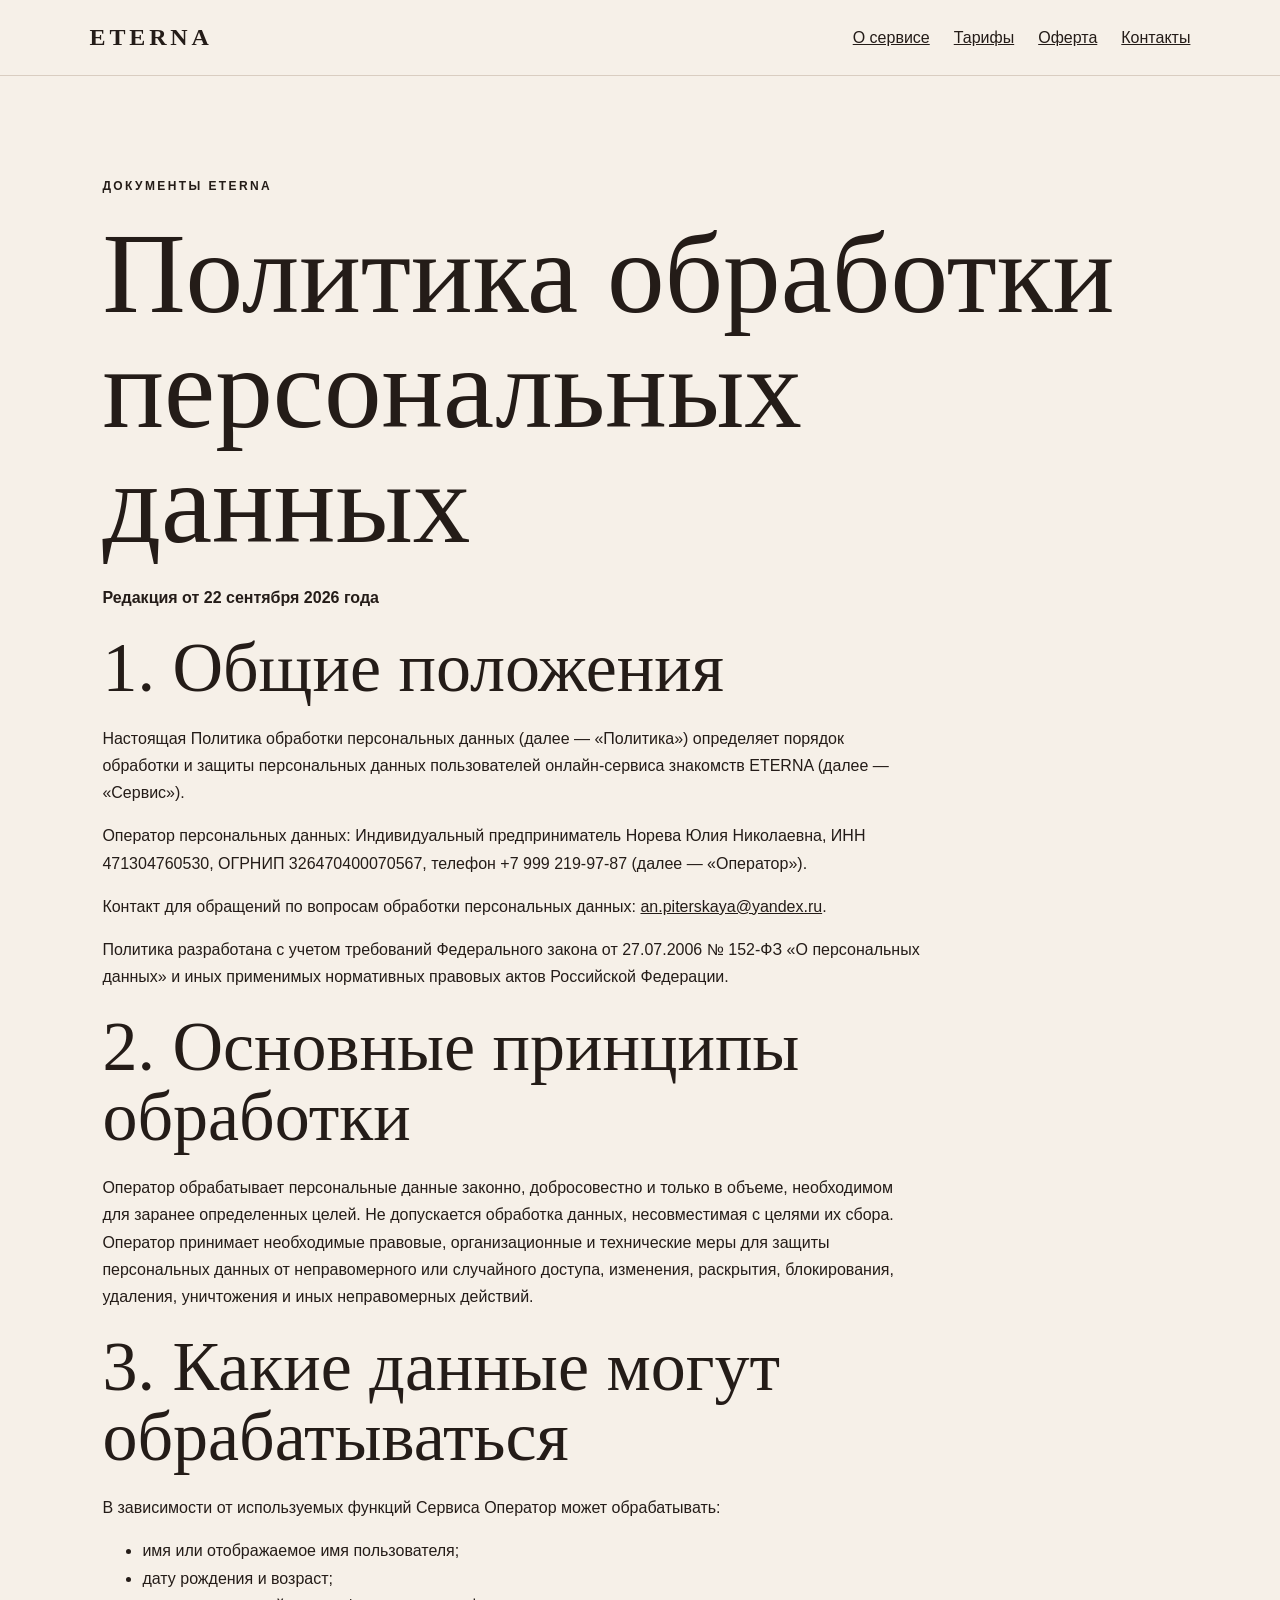
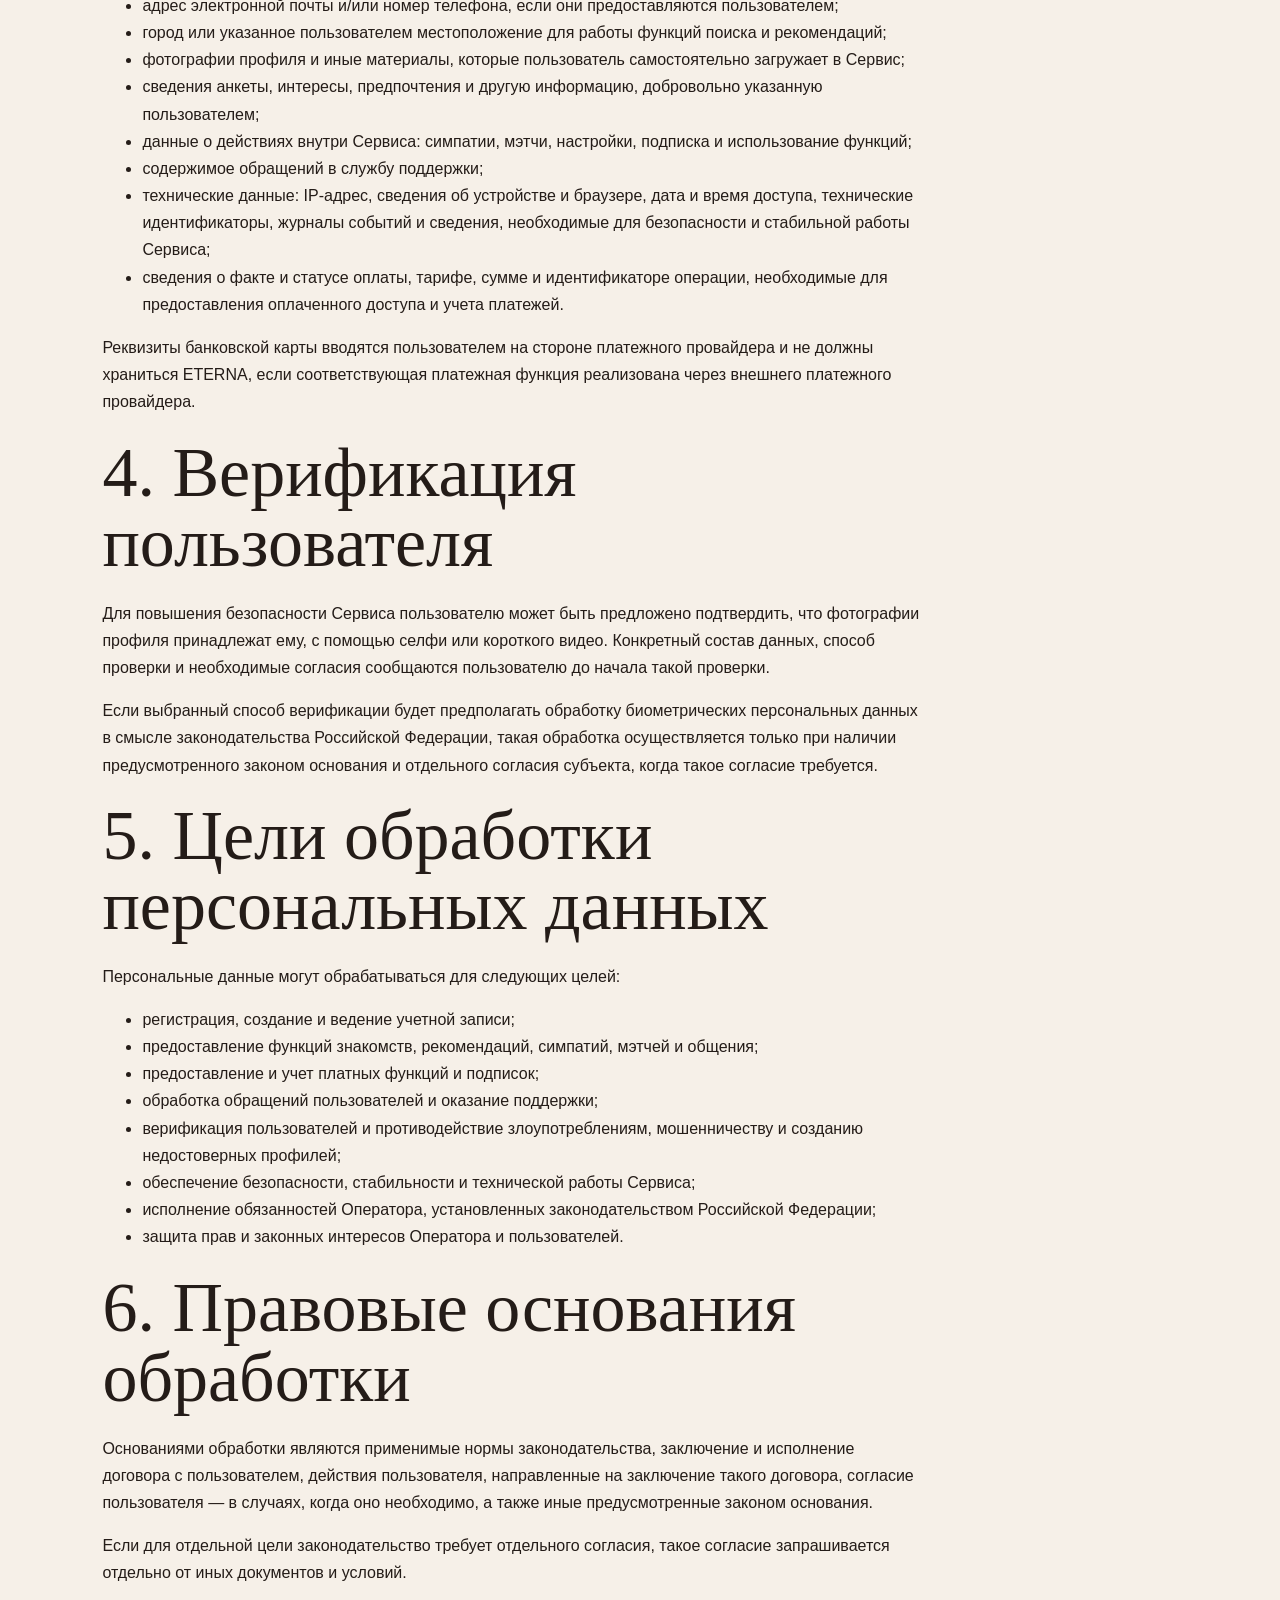
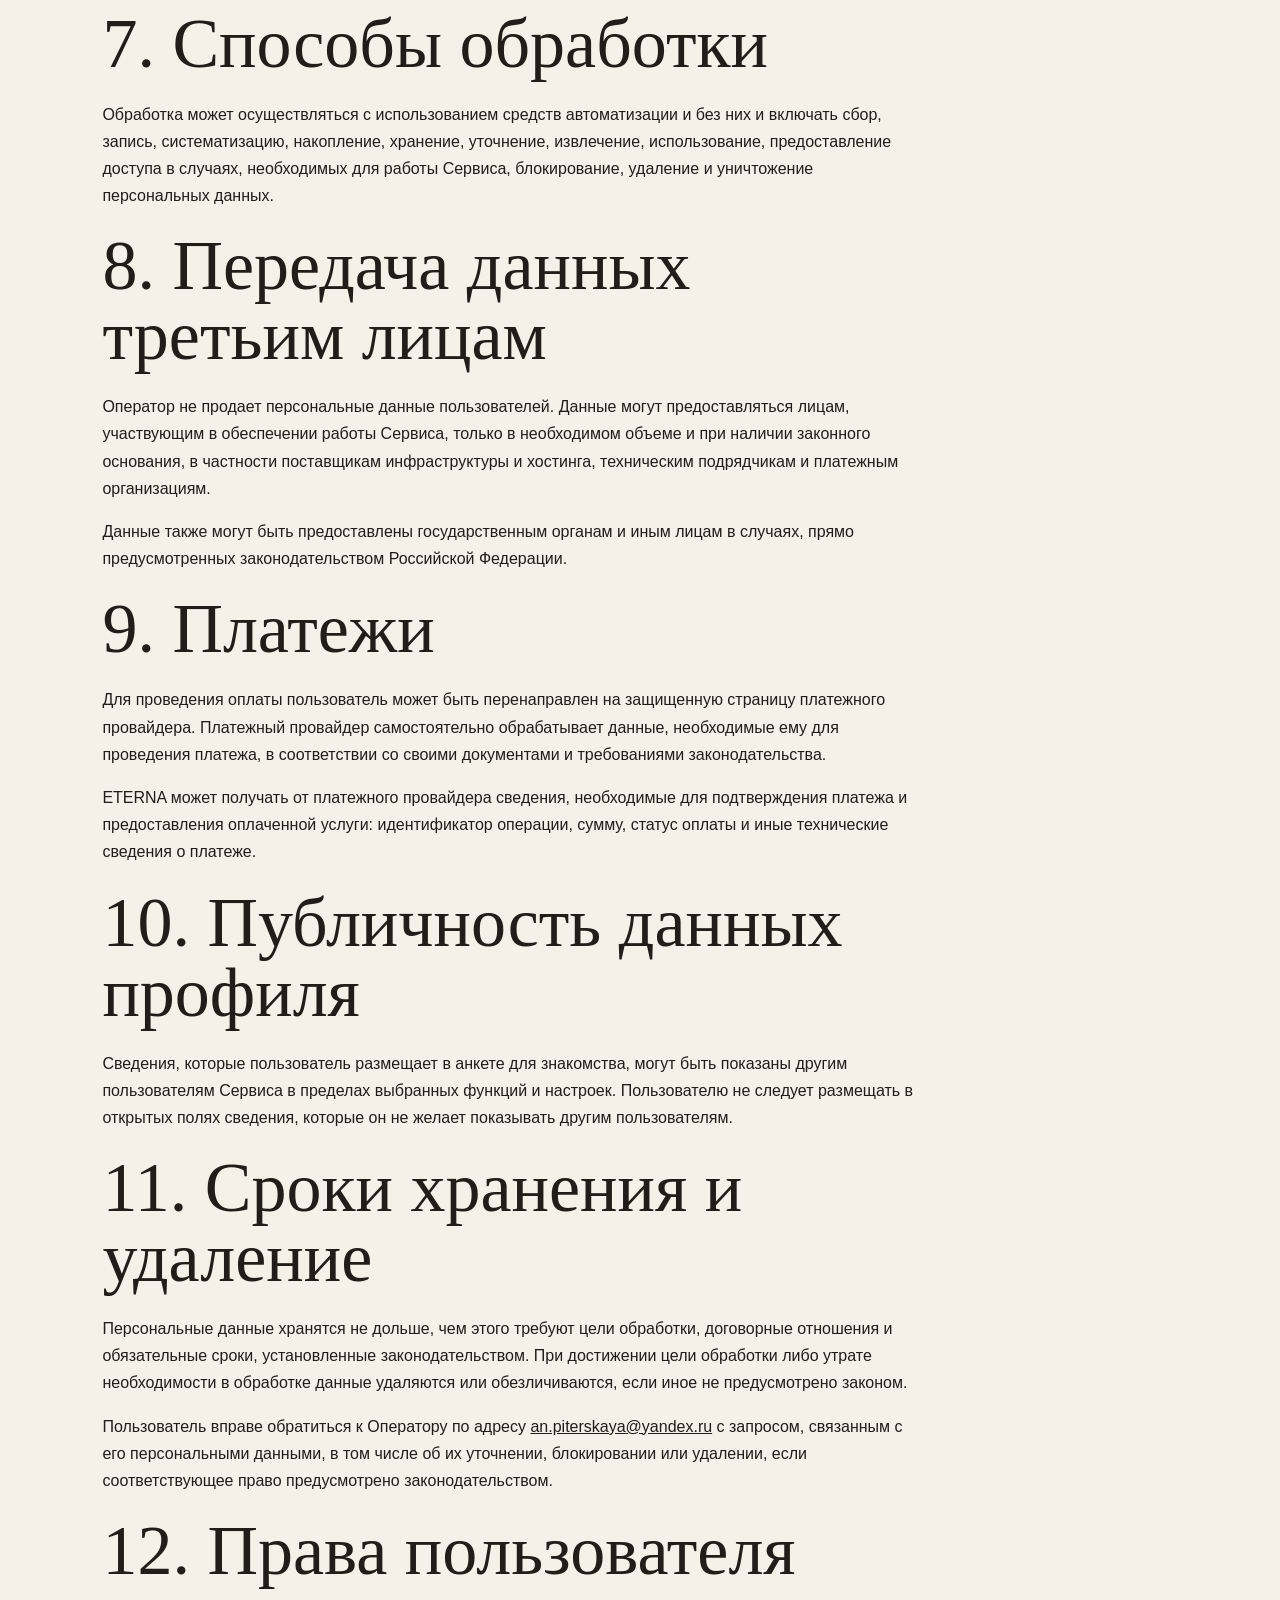
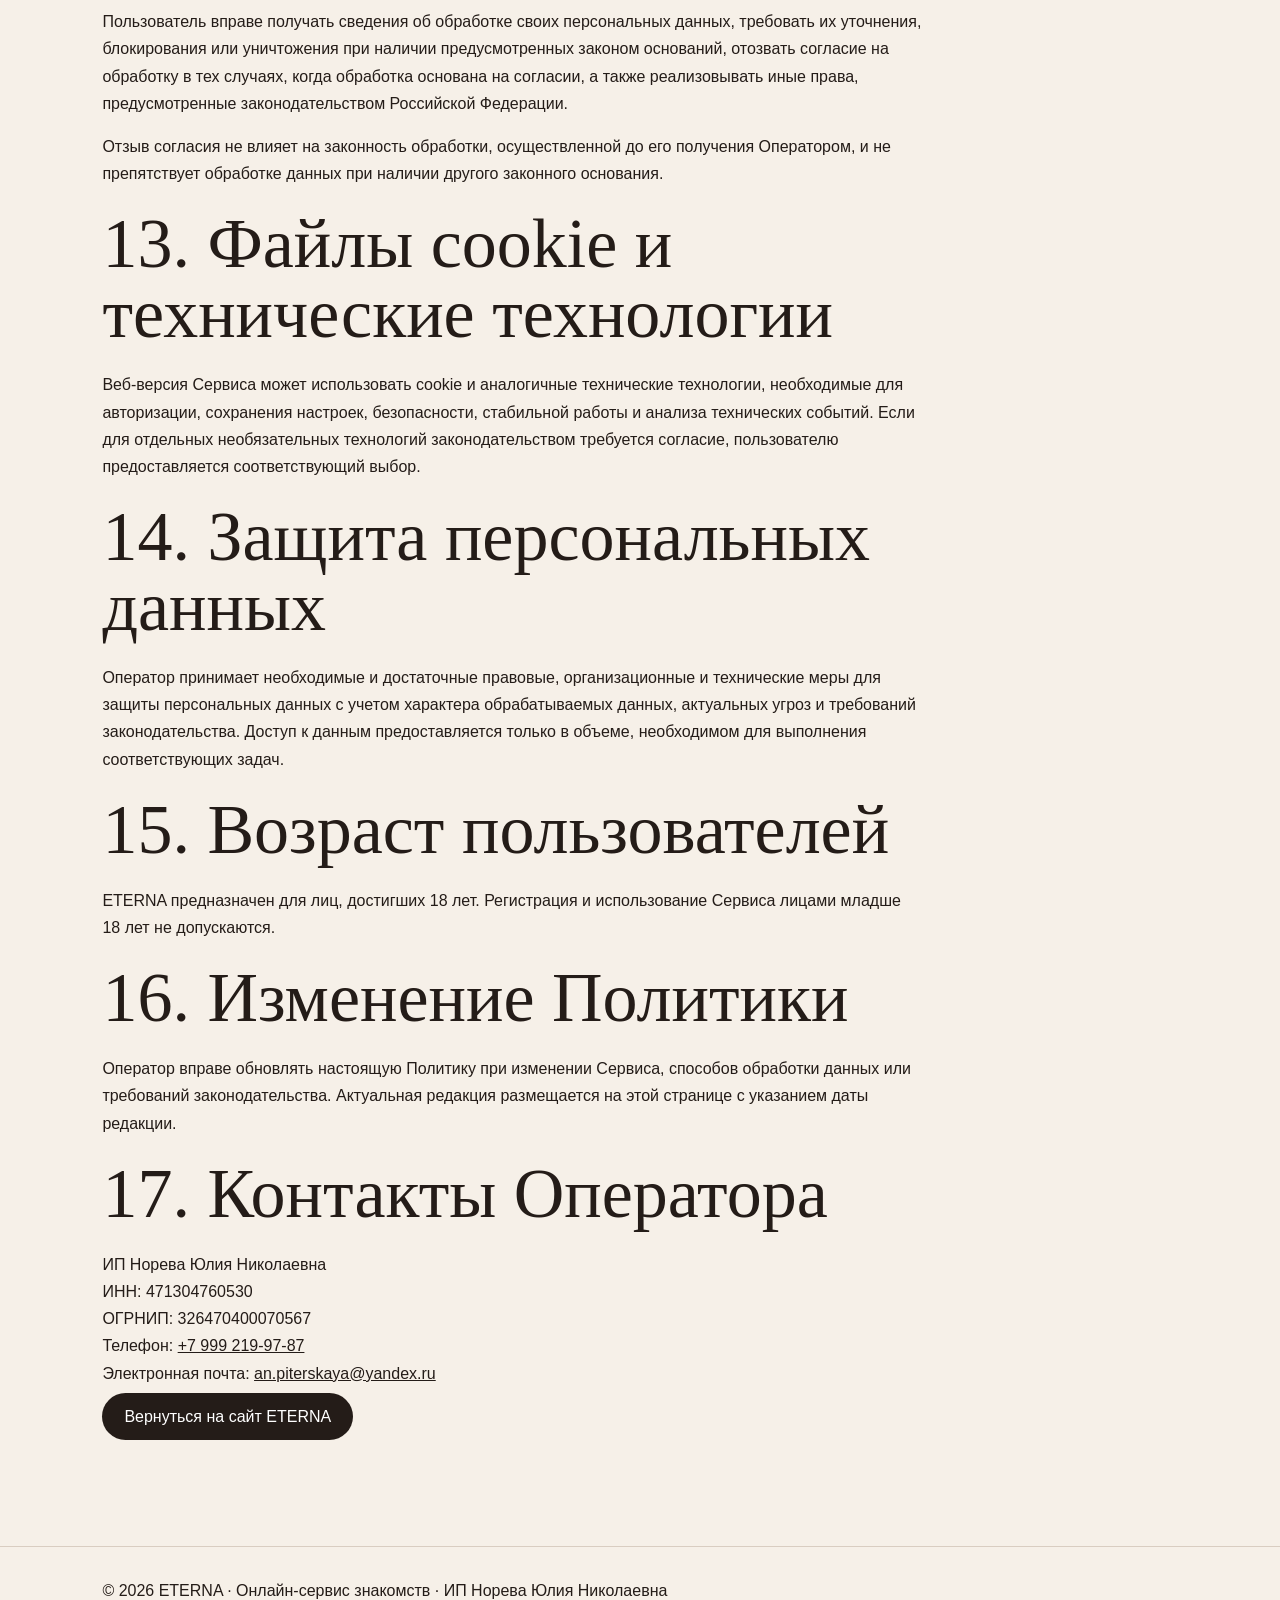
<file: privacy.html>
<!doctype html>
<html lang="ru">
<head>
<meta charset="utf-8">
<meta name="viewport" content="width=device-width,initial-scale=1">
<title>Политика обработки персональных данных — ETERNA</title>
<meta name="description" content="Политика обработки персональных данных онлайн-сервиса ETERNA.">
<link rel="stylesheet" href="style.css">
</head>
<body>

<header>
  <b><a href="index.html" style="color:inherit;text-decoration:none">ETERNA</a></b>
  <nav>
    <a href="index.html#about">О сервисе</a>
    <a href="index.html#plans">Тарифы</a>
    <a href="offer.html">Оферта</a>
    <a href="index.html#contacts">Контакты</a>
  </nav>
</header>

<main>
<section>
  <small>ДОКУМЕНТЫ ETERNA</small>
  <h1>Политика обработки персональных данных</h1>

  <div class="legal">
    <p><strong>Редакция от 22 сентября 2026 года</strong></p>

    <h2>1. Общие положения</h2>
    <p>
      Настоящая Политика обработки персональных данных (далее — «Политика»)
      определяет порядок обработки и защиты персональных данных пользователей
      онлайн-сервиса знакомств ETERNA (далее — «Сервис»).
    </p>
    <p>
      Оператор персональных данных: Индивидуальный предприниматель
      Норева Юлия Николаевна, ИНН 471304760530, ОГРНИП 326470400070567, телефон +7 999 219-97-87
      (далее — «Оператор»).
    </p>
    <p>
      Контакт для обращений по вопросам обработки персональных данных:
      <a href="mailto:an.piterskaya@yandex.ru">an.piterskaya@yandex.ru</a>.
    </p>
    <p>
      Политика разработана с учетом требований Федерального закона
      от 27.07.2006 № 152-ФЗ «О персональных данных» и иных применимых
      нормативных правовых актов Российской Федерации.
    </p>

    <h2>2. Основные принципы обработки</h2>
    <p>
      Оператор обрабатывает персональные данные законно, добросовестно
      и только в объеме, необходимом для заранее определенных целей.
      Не допускается обработка данных, несовместимая с целями их сбора.
      Оператор принимает необходимые правовые, организационные и технические
      меры для защиты персональных данных от неправомерного или случайного
      доступа, изменения, раскрытия, блокирования, удаления, уничтожения
      и иных неправомерных действий.
    </p>

    <h2>3. Какие данные могут обрабатываться</h2>
    <p>В зависимости от используемых функций Сервиса Оператор может обрабатывать:</p>
    <ul>
      <li>имя или отображаемое имя пользователя;</li>
      <li>дату рождения и возраст;</li>
      <li>адрес электронной почты и/или номер телефона, если они предоставляются пользователем;</li>
      <li>город или указанное пользователем местоположение для работы функций поиска и рекомендаций;</li>
      <li>фотографии профиля и иные материалы, которые пользователь самостоятельно загружает в Сервис;</li>
      <li>сведения анкеты, интересы, предпочтения и другую информацию, добровольно указанную пользователем;</li>
      <li>данные о действиях внутри Сервиса: симпатии, мэтчи, настройки, подписка и использование функций;</li>
      <li>содержимое обращений в службу поддержки;</li>
      <li>технические данные: IP-адрес, сведения об устройстве и браузере, дата и время доступа, технические идентификаторы, журналы событий и сведения, необходимые для безопасности и стабильной работы Сервиса;</li>
      <li>сведения о факте и статусе оплаты, тарифе, сумме и идентификаторе операции, необходимые для предоставления оплаченного доступа и учета платежей.</li>
    </ul>
    <p>
      Реквизиты банковской карты вводятся пользователем на стороне платежного
      провайдера и не должны храниться ETERNA, если соответствующая платежная
      функция реализована через внешнего платежного провайдера.
    </p>

    <h2>4. Верификация пользователя</h2>
    <p>
      Для повышения безопасности Сервиса пользователю может быть предложено
      подтвердить, что фотографии профиля принадлежат ему, с помощью селфи
      или короткого видео. Конкретный состав данных, способ проверки и
      необходимые согласия сообщаются пользователю до начала такой проверки.
    </p>
    <p>
      Если выбранный способ верификации будет предполагать обработку
      биометрических персональных данных в смысле законодательства Российской
      Федерации, такая обработка осуществляется только при наличии
      предусмотренного законом основания и отдельного согласия субъекта,
      когда такое согласие требуется.
    </p>

    <h2>5. Цели обработки персональных данных</h2>
    <p>Персональные данные могут обрабатываться для следующих целей:</p>
    <ul>
      <li>регистрация, создание и ведение учетной записи;</li>
      <li>предоставление функций знакомств, рекомендаций, симпатий, мэтчей и общения;</li>
      <li>предоставление и учет платных функций и подписок;</li>
      <li>обработка обращений пользователей и оказание поддержки;</li>
      <li>верификация пользователей и противодействие злоупотреблениям, мошенничеству и созданию недостоверных профилей;</li>
      <li>обеспечение безопасности, стабильности и технической работы Сервиса;</li>
      <li>исполнение обязанностей Оператора, установленных законодательством Российской Федерации;</li>
      <li>защита прав и законных интересов Оператора и пользователей.</li>
    </ul>

    <h2>6. Правовые основания обработки</h2>
    <p>
      Основаниями обработки являются применимые нормы законодательства,
      заключение и исполнение договора с пользователем, действия пользователя,
      направленные на заключение такого договора, согласие пользователя —
      в случаях, когда оно необходимо, а также иные предусмотренные законом
      основания.
    </p>
    <p>
      Если для отдельной цели законодательство требует отдельного согласия,
      такое согласие запрашивается отдельно от иных документов и условий.
    </p>

    <h2>7. Способы обработки</h2>
    <p>
      Обработка может осуществляться с использованием средств автоматизации
      и без них и включать сбор, запись, систематизацию, накопление, хранение,
      уточнение, извлечение, использование, предоставление доступа в случаях,
      необходимых для работы Сервиса, блокирование, удаление и уничтожение
      персональных данных.
    </p>

    <h2>8. Передача данных третьим лицам</h2>
    <p>
      Оператор не продает персональные данные пользователей.
      Данные могут предоставляться лицам, участвующим в обеспечении работы
      Сервиса, только в необходимом объеме и при наличии законного основания,
      в частности поставщикам инфраструктуры и хостинга, техническим
      подрядчикам и платежным организациям.
    </p>
    <p>
      Данные также могут быть предоставлены государственным органам и иным
      лицам в случаях, прямо предусмотренных законодательством Российской
      Федерации.
    </p>

    <h2>9. Платежи</h2>
    <p>
      Для проведения оплаты пользователь может быть перенаправлен на защищенную
      страницу платежного провайдера. Платежный провайдер самостоятельно
      обрабатывает данные, необходимые ему для проведения платежа, в соответствии
      со своими документами и требованиями законодательства.
    </p>
    <p>
      ETERNA может получать от платежного провайдера сведения, необходимые для
      подтверждения платежа и предоставления оплаченной услуги: идентификатор
      операции, сумму, статус оплаты и иные технические сведения о платеже.
    </p>

    <h2>10. Публичность данных профиля</h2>
    <p>
      Сведения, которые пользователь размещает в анкете для знакомства,
      могут быть показаны другим пользователям Сервиса в пределах выбранных
      функций и настроек. Пользователю не следует размещать в открытых полях
      сведения, которые он не желает показывать другим пользователям.
    </p>

    <h2>11. Сроки хранения и удаление</h2>
    <p>
      Персональные данные хранятся не дольше, чем этого требуют цели обработки,
      договорные отношения и обязательные сроки, установленные законодательством.
      При достижении цели обработки либо утрате необходимости в обработке данные
      удаляются или обезличиваются, если иное не предусмотрено законом.
    </p>
    <p>
      Пользователь вправе обратиться к Оператору по адресу
      <a href="mailto:an.piterskaya@yandex.ru">an.piterskaya@yandex.ru</a>
      с запросом, связанным с его персональными данными, в том числе об их
      уточнении, блокировании или удалении, если соответствующее право
      предусмотрено законодательством.
    </p>

    <h2>12. Права пользователя</h2>
    <p>
      Пользователь вправе получать сведения об обработке своих персональных
      данных, требовать их уточнения, блокирования или уничтожения при наличии
      предусмотренных законом оснований, отозвать согласие на обработку в тех
      случаях, когда обработка основана на согласии, а также реализовывать
      иные права, предусмотренные законодательством Российской Федерации.
    </p>
    <p>
      Отзыв согласия не влияет на законность обработки, осуществленной до его
      получения Оператором, и не препятствует обработке данных при наличии
      другого законного основания.
    </p>

    <h2>13. Файлы cookie и технические технологии</h2>
    <p>
      Веб-версия Сервиса может использовать cookie и аналогичные технические
      технологии, необходимые для авторизации, сохранения настроек, безопасности,
      стабильной работы и анализа технических событий. Если для отдельных
      необязательных технологий законодательством требуется согласие,
      пользователю предоставляется соответствующий выбор.
    </p>

    <h2>14. Защита персональных данных</h2>
    <p>
      Оператор принимает необходимые и достаточные правовые, организационные
      и технические меры для защиты персональных данных с учетом характера
      обрабатываемых данных, актуальных угроз и требований законодательства.
      Доступ к данным предоставляется только в объеме, необходимом для
      выполнения соответствующих задач.
    </p>

    <h2>15. Возраст пользователей</h2>
    <p>
      ETERNA предназначен для лиц, достигших 18 лет. Регистрация и использование
      Сервиса лицами младше 18 лет не допускаются.
    </p>

    <h2>16. Изменение Политики</h2>
    <p>
      Оператор вправе обновлять настоящую Политику при изменении Сервиса,
      способов обработки данных или требований законодательства.
      Актуальная редакция размещается на этой странице с указанием даты редакции.
    </p>

    <h2>17. Контакты Оператора</h2>
    <p>
      ИП Норева Юлия Николаевна<br>
      ИНН: 471304760530<br>
      ОГРНИП: 326470400070567<br>
      Телефон: <a href="tel:+79992199787">+7 999 219-97-87</a><br>
      Электронная почта:
      <a href="mailto:an.piterskaya@yandex.ru">an.piterskaya@yandex.ru</a>
    </p>

    <p><a class="btn" href="index.html">Вернуться на сайт ETERNA</a></p>
  </div>
</section>
</main>

<footer>
  © 2026 ETERNA · Онлайн-сервис знакомств · ИП Норева Юлия Николаевна
</footer>
</body>
</html>
</file>
<file: style.css>
*{box-sizing:border-box}html{scroll-behavior:smooth}body{margin:0;background:#f6f0e8;color:#241c18;font-family:-apple-system,BlinkMacSystemFont,"Segoe UI",sans-serif}header{height:76px;padding:0 7vw;display:flex;align-items:center;justify-content:space-between;border-bottom:1px solid #d9cdc1;position:sticky;top:0;background:#f6f0e8f2;backdrop-filter:blur(12px);z-index:3}header b{font:600 24px Georgia;letter-spacing:.16em}nav{display:flex;gap:24px}a{color:inherit}.hero,section{padding:100px 8vw;border-bottom:1px solid #d9cdc1}.hero{min-height:78vh;display:flex;flex-direction:column;justify-content:center}small{font-size:12px;letter-spacing:.2em;font-weight:700}h1,h2{font-family:Georgia,serif;font-weight:400;line-height:1;margin:22px 0}h1{font-size:clamp(52px,9vw,116px)}h2{font-size:clamp(38px,6vw,70px)}.hero p,.lead{font-size:18px;line-height:1.65;max-width:700px}.btn{margin-top:20px;width:max-content;padding:15px 22px;border-radius:99px;background:#241c18;color:#fff;text-decoration:none}.cards{display:grid;grid-template-columns:1fr 1fr;gap:22px;margin-top:45px}.cards article{padding:32px;border:1px solid #d9cdc1;border-radius:24px;background:#fffdf9;min-height:390px}.cards article.dark{background:#241c18;color:#fffdf9}.cards h3{font:400 38px Georgia;margin:20px 0}.cards i{font:14px sans-serif;font-style:normal}.cards li{margin:15px 0}.soon{margin-top:35px;border:1px solid currentColor;border-radius:99px;padding:13px;text-align:center;opacity:.65}.note{font-size:13px;line-height:1.6;max-width:850px}.soft{background:#e8ddd2}details{padding:22px 0;border-top:1px solid #d9cdc1}summary{font:24px Georgia;cursor:pointer}.legal{max-width:820px;line-height:1.7}.contact{display:grid;grid-template-columns:1fr 1fr;gap:50px}.info p{display:grid;grid-template-columns:130px 1fr;border-bottom:1px solid #d9cdc1;padding:14px 0}.info span{opacity:.55}footer{padding:35px 8vw}@media(max-width:700px){nav{display:none}.hero,section{padding:75px 6vw}.cards,.contact{grid-template-columns:1fr}.info p{grid-template-columns:1fr;gap:5px}}
</file>
